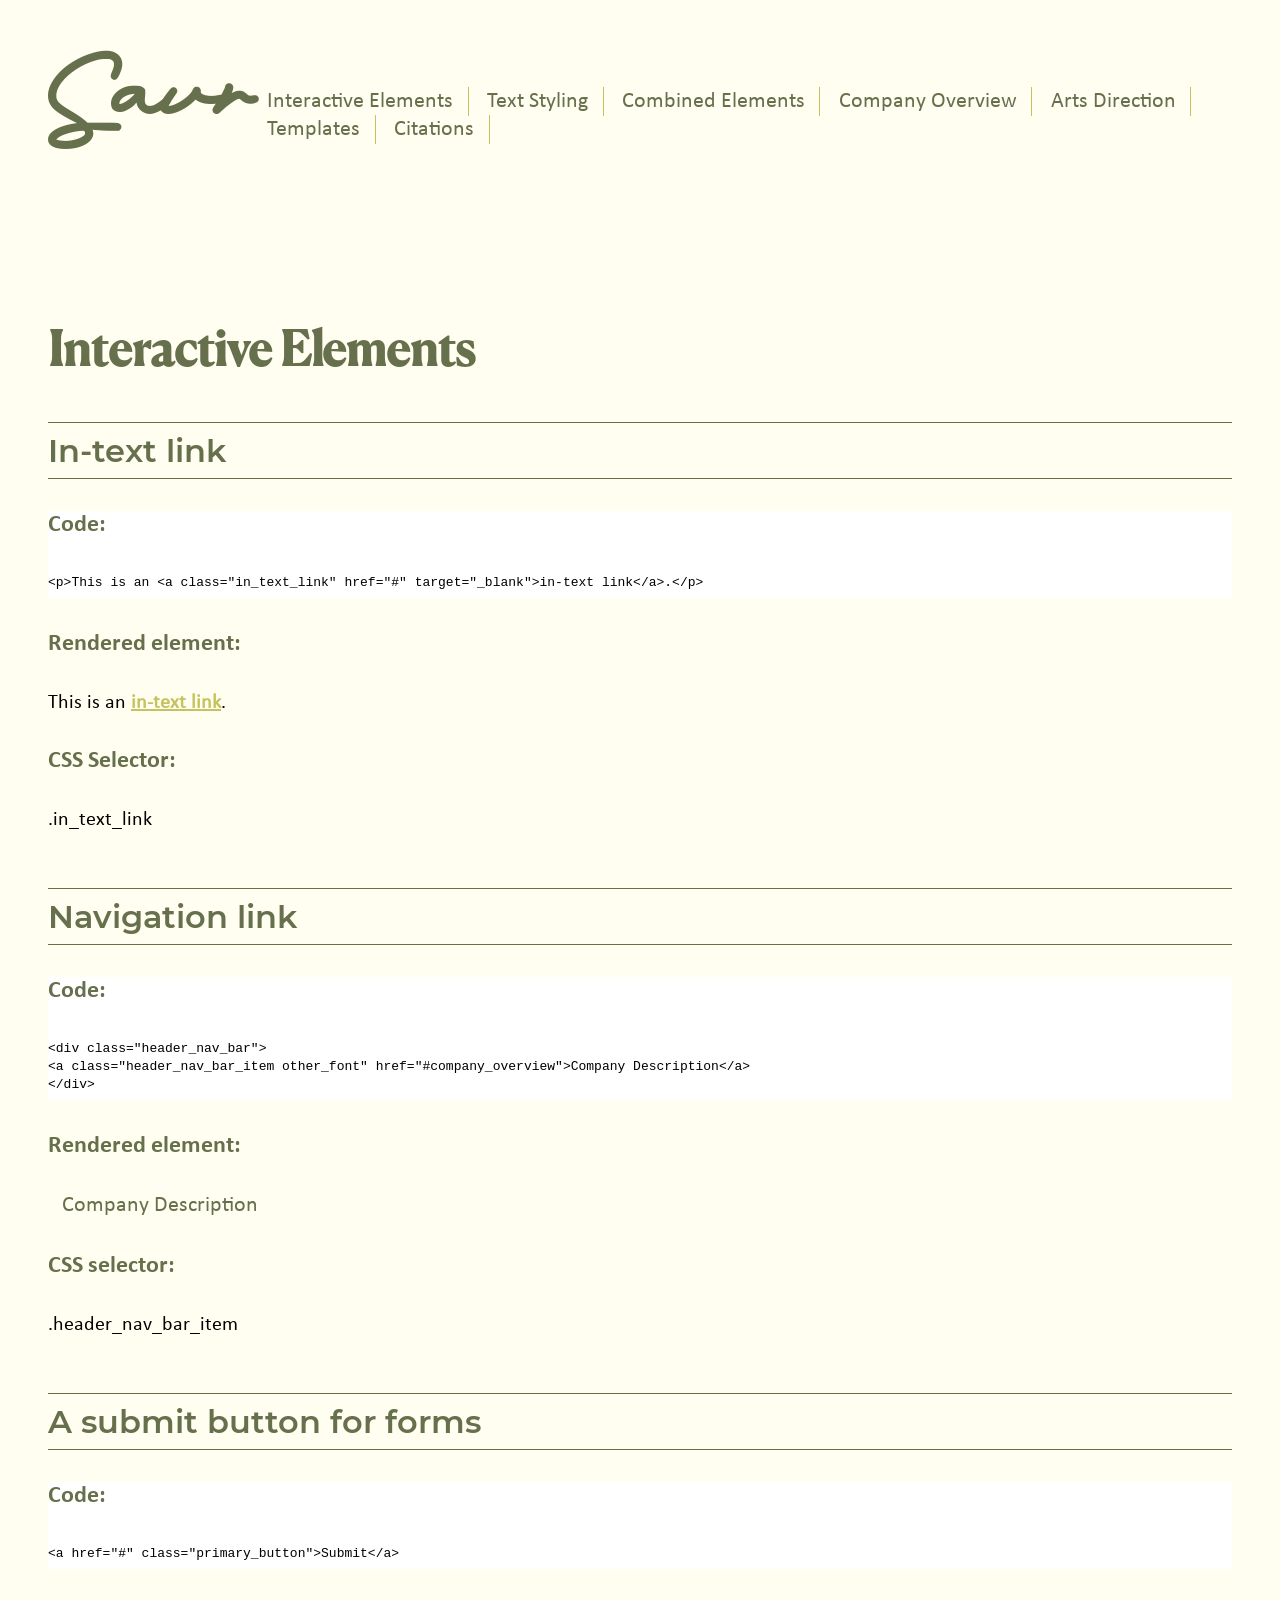
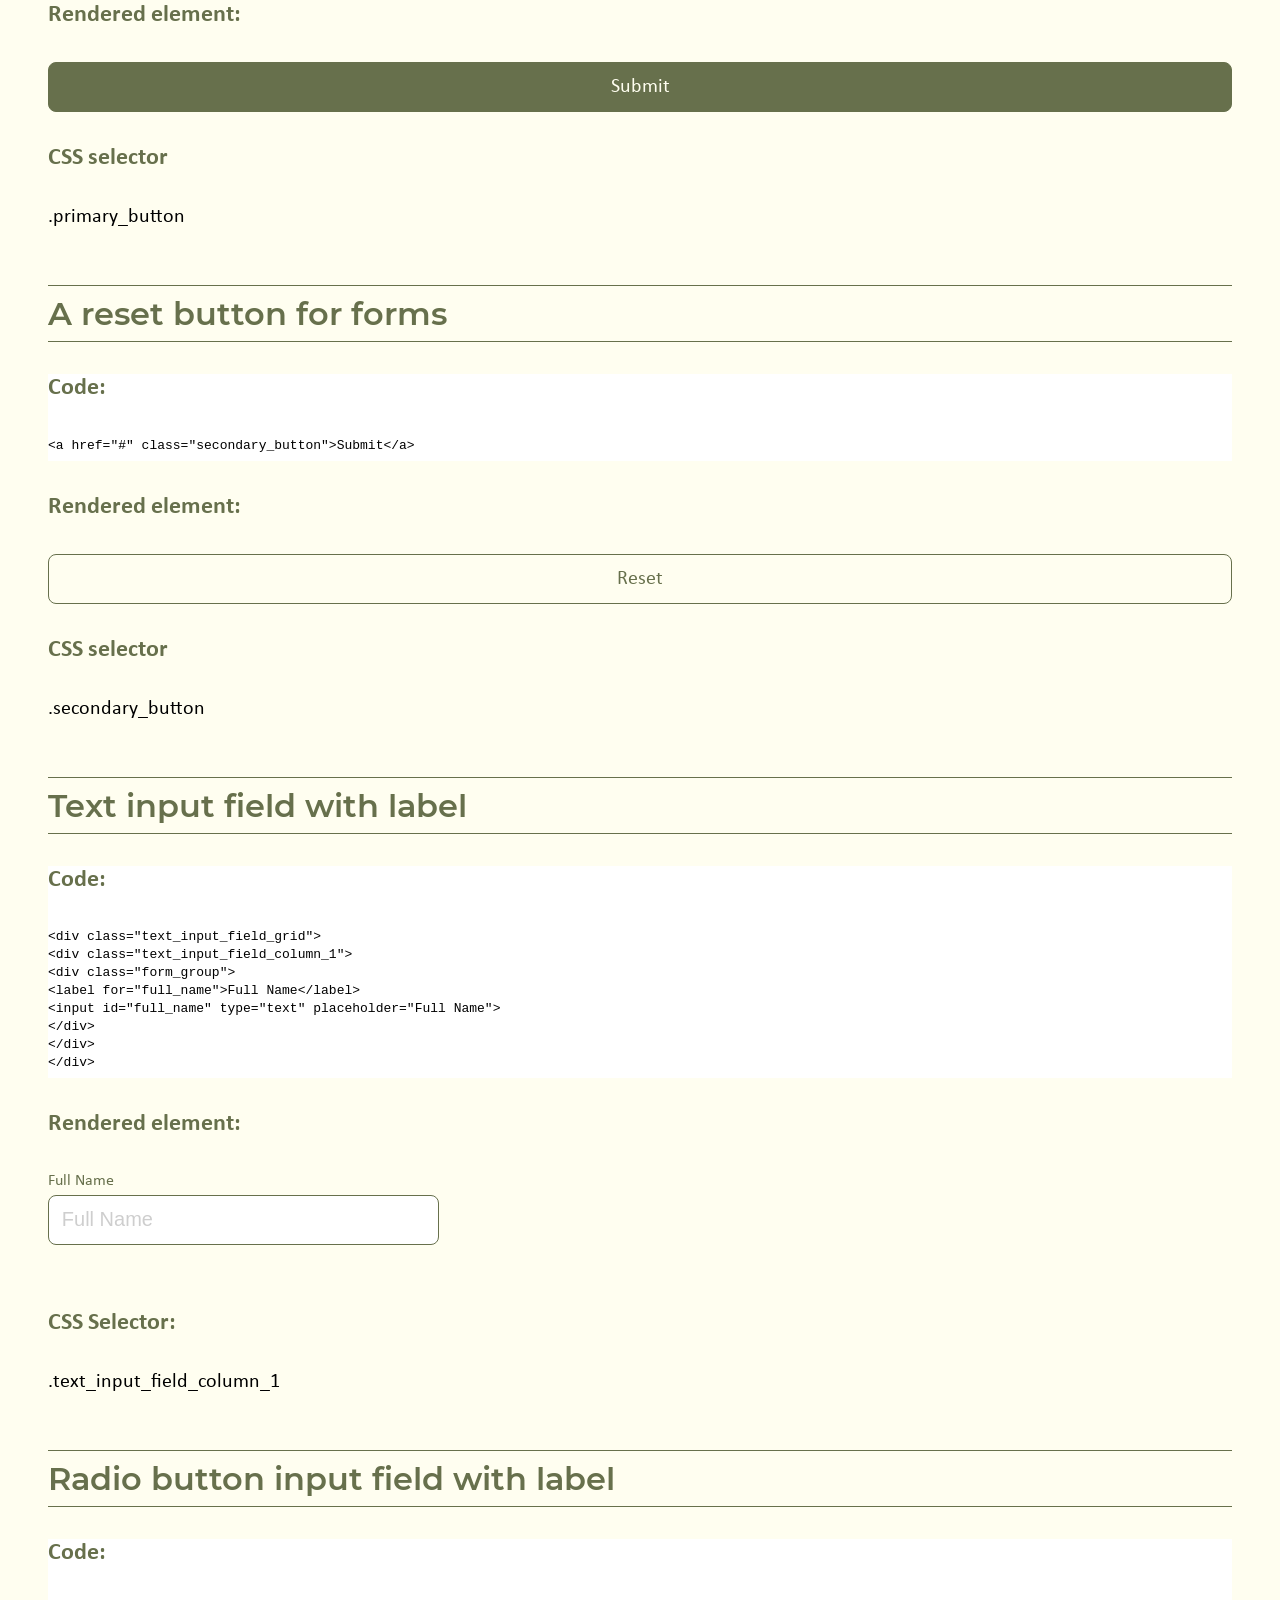
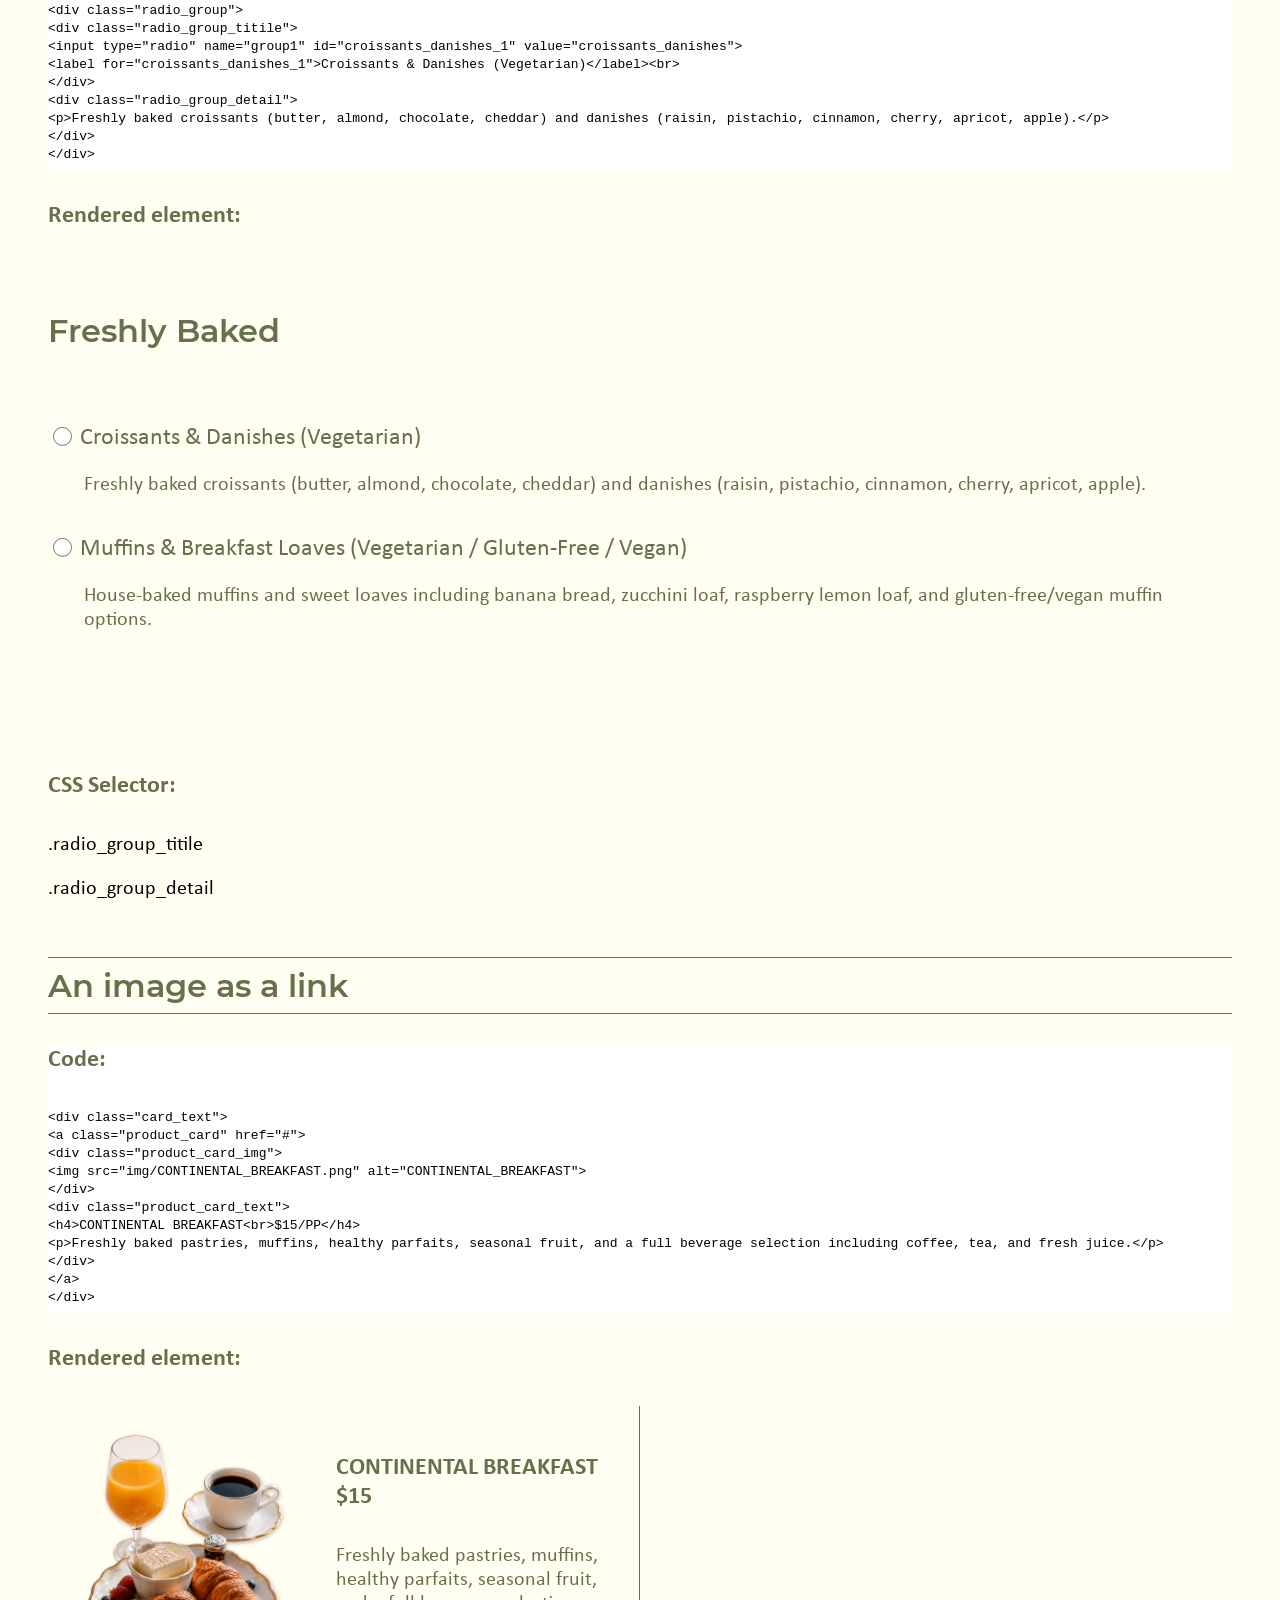
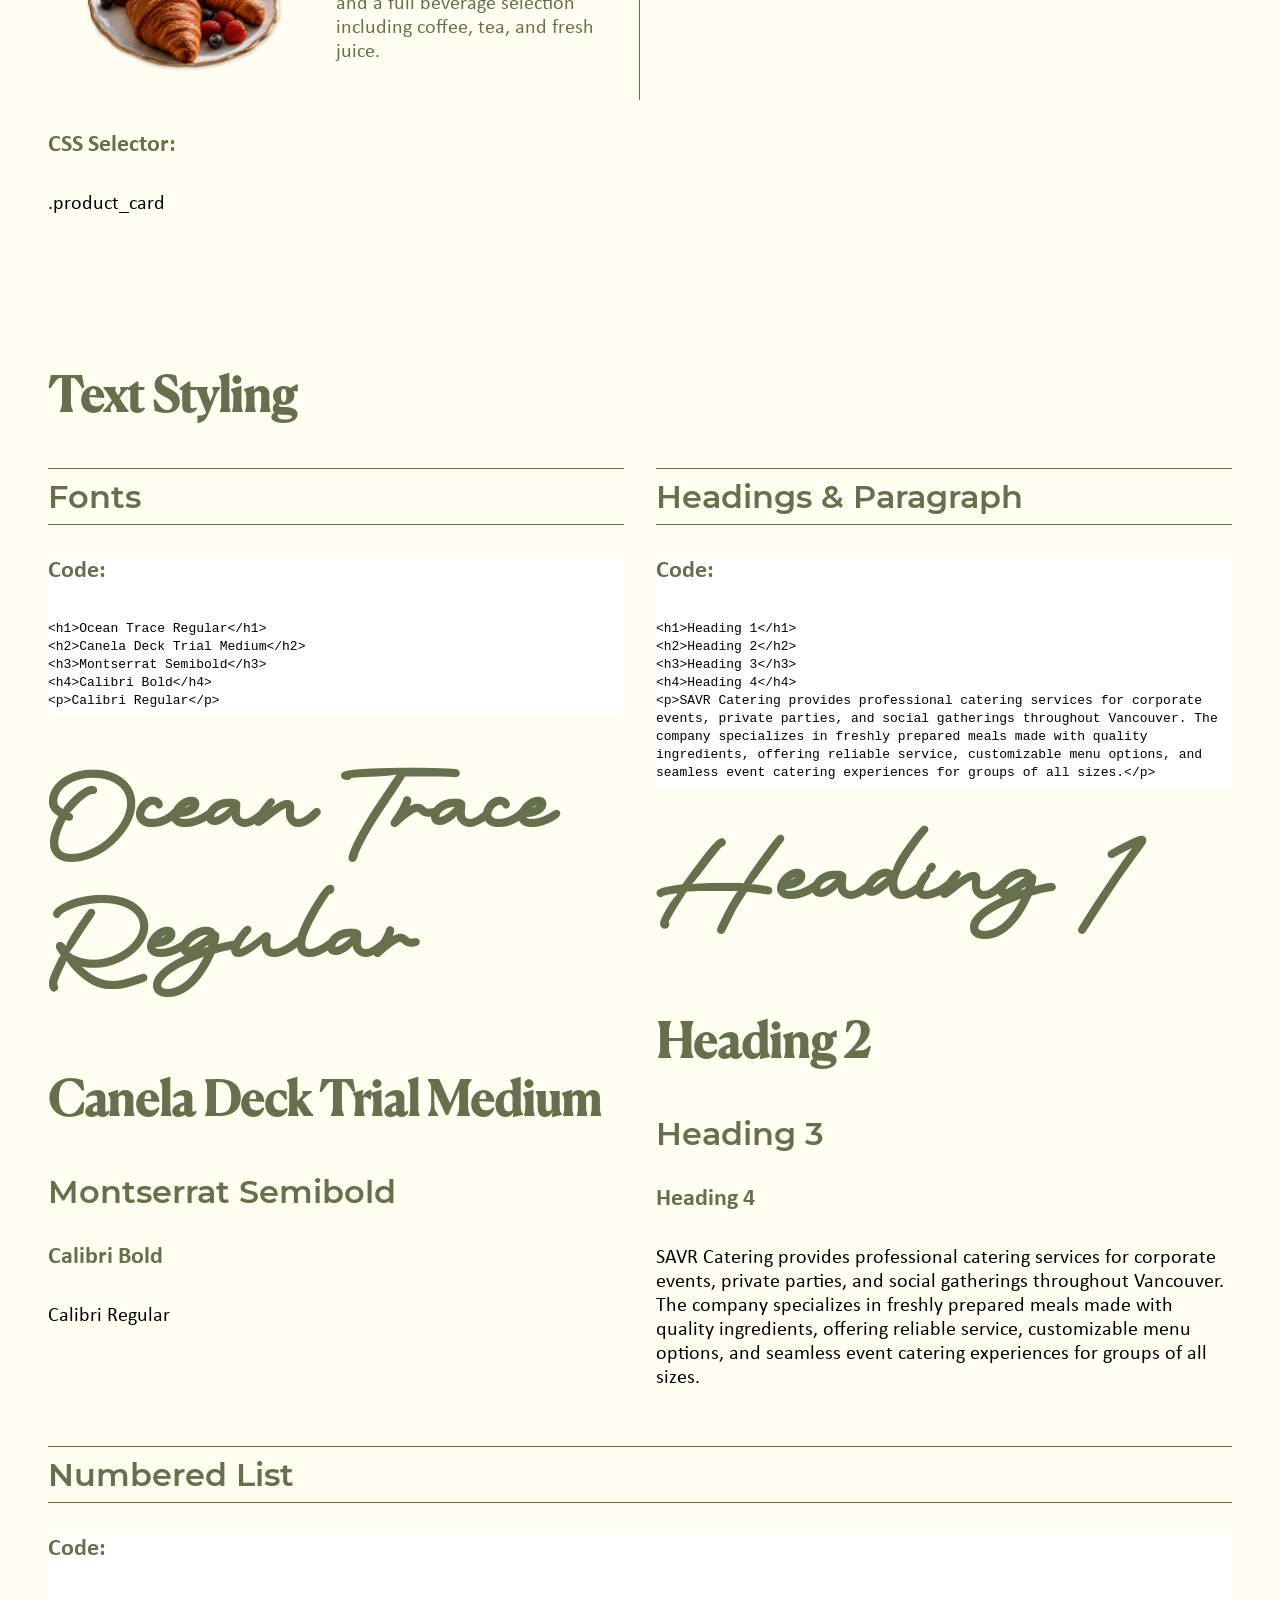
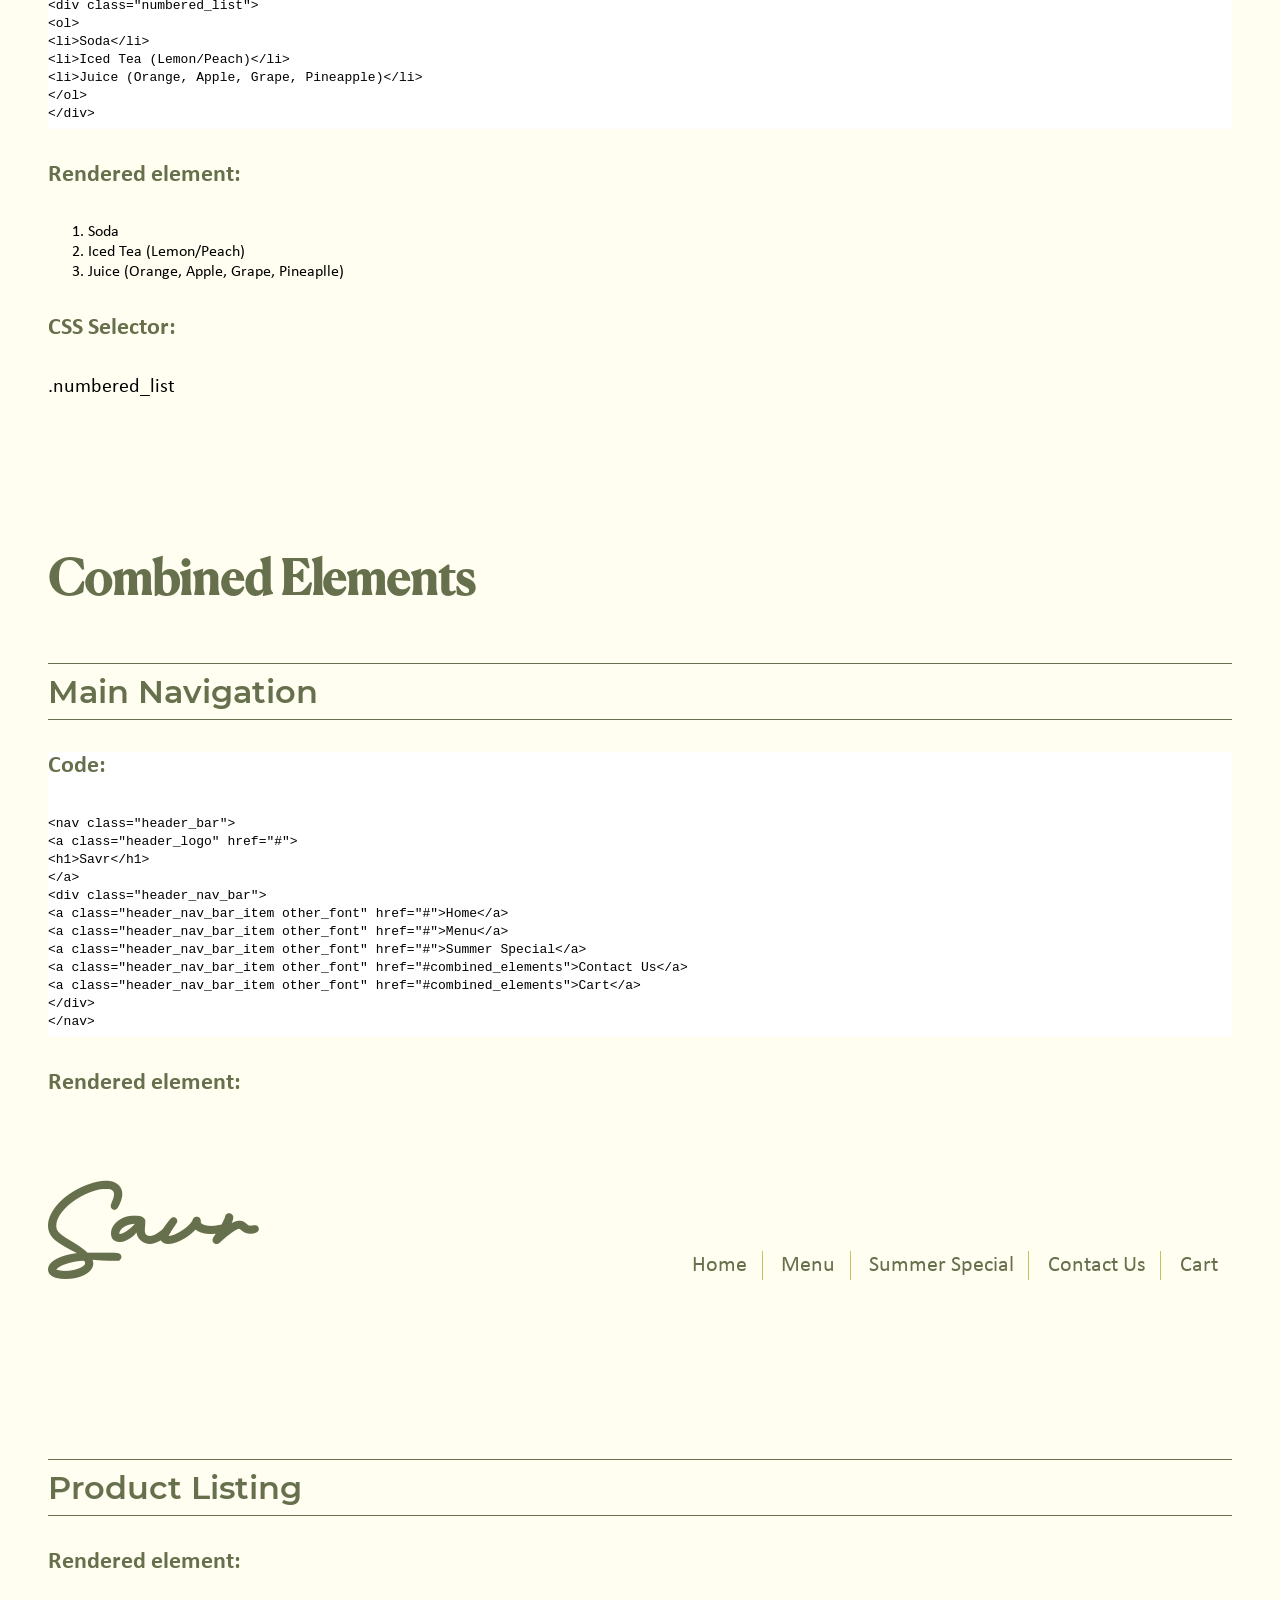
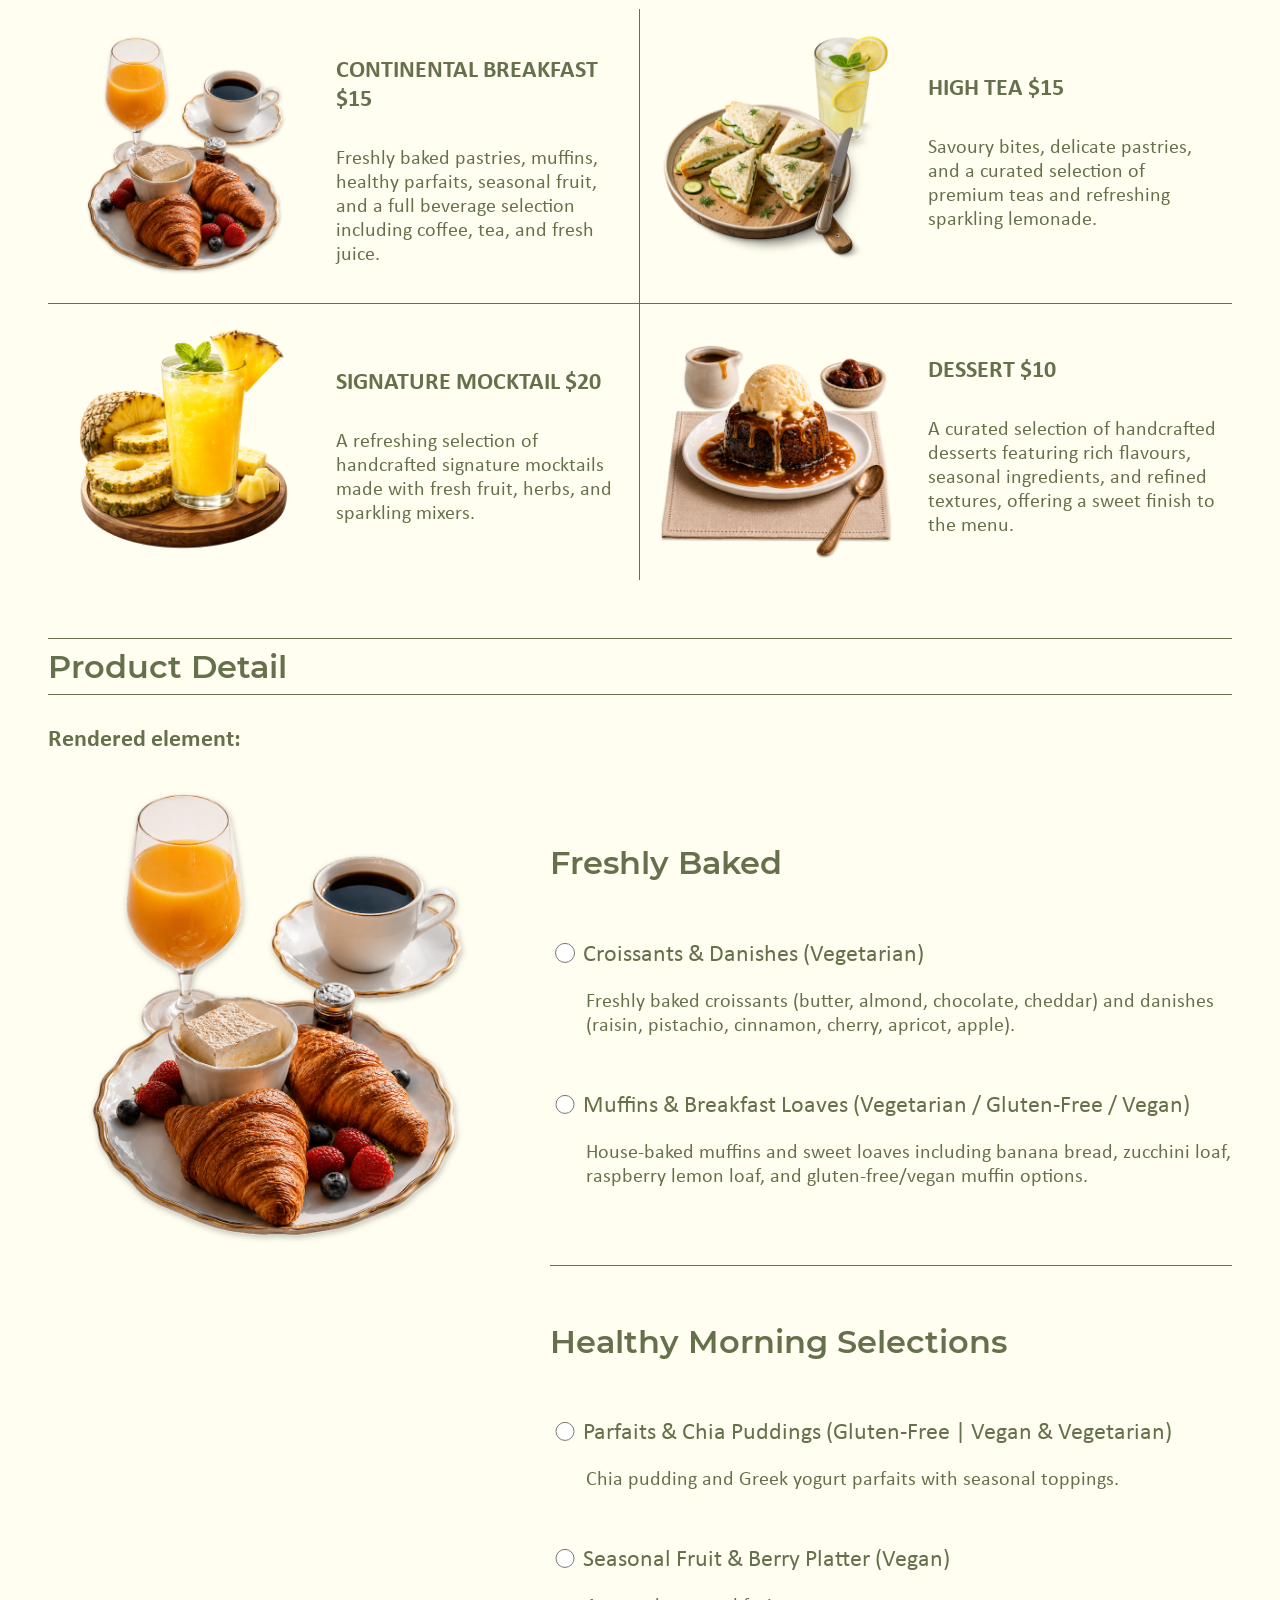
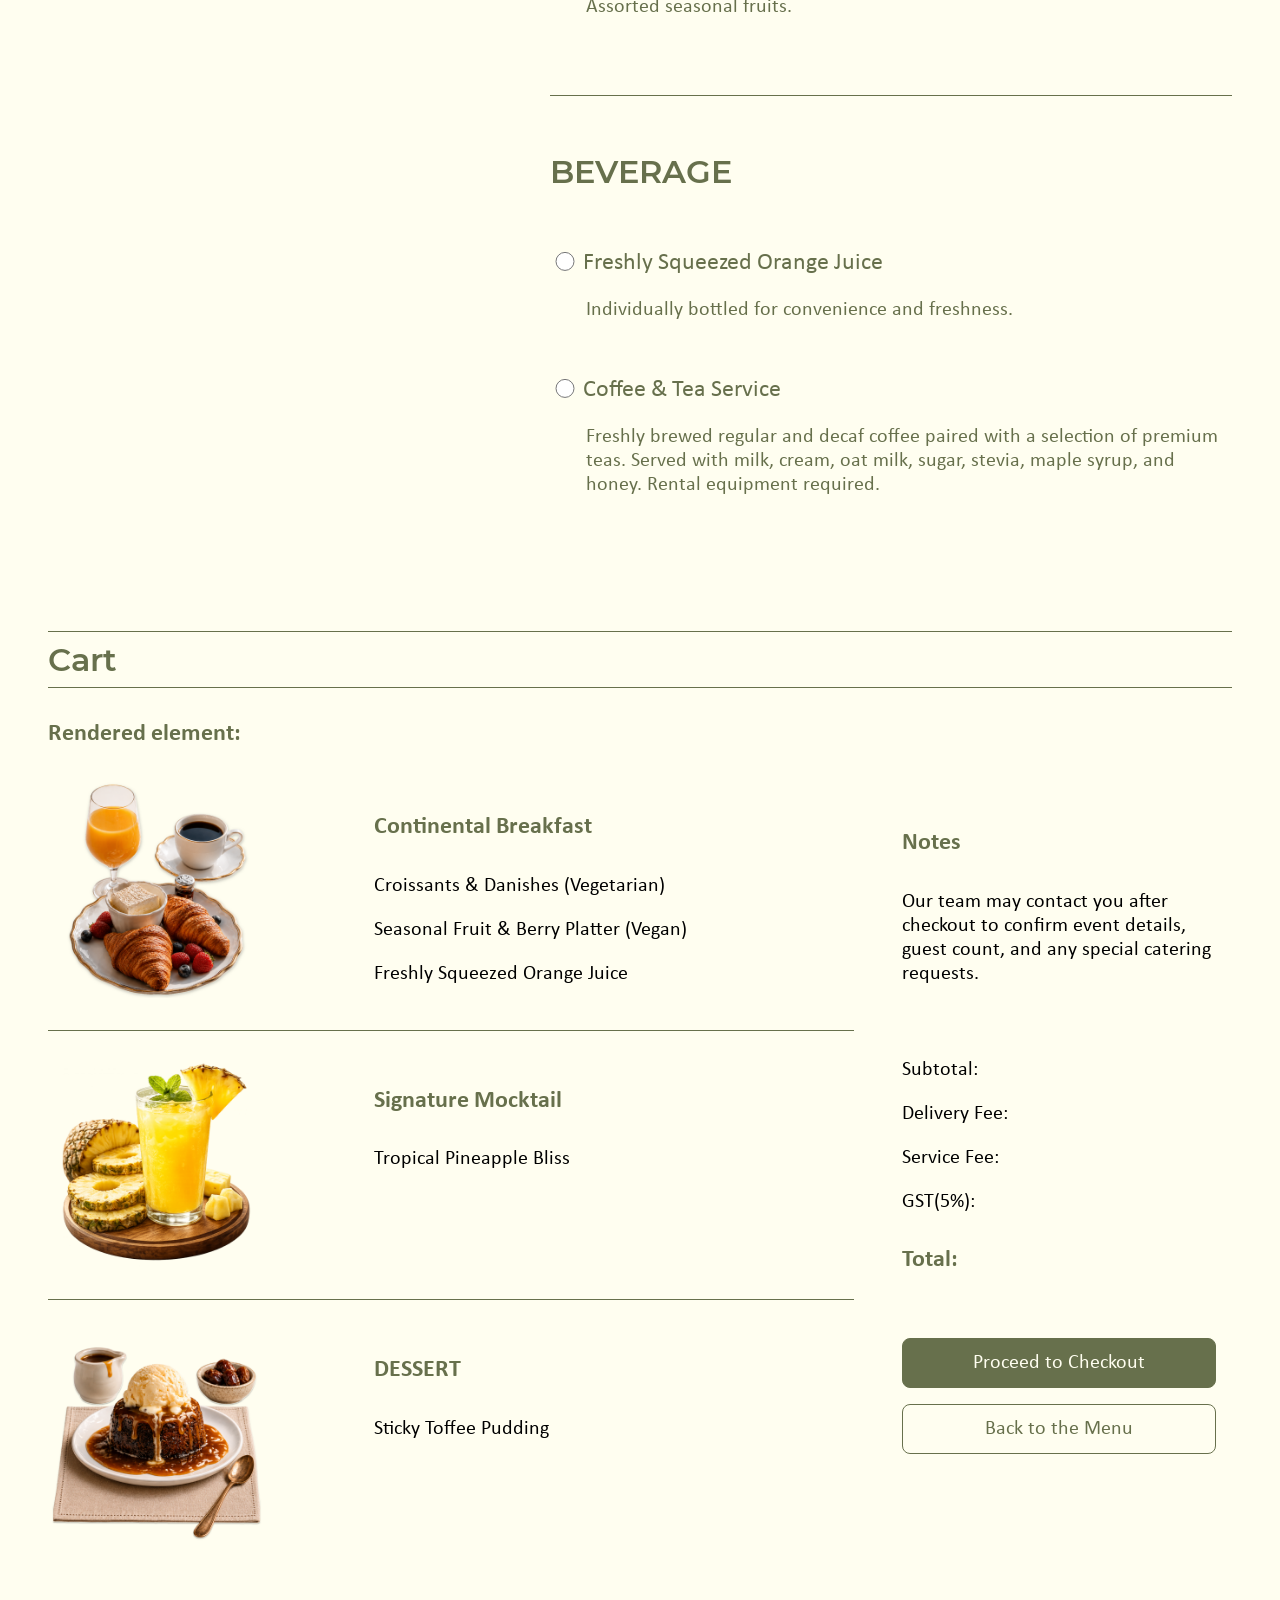
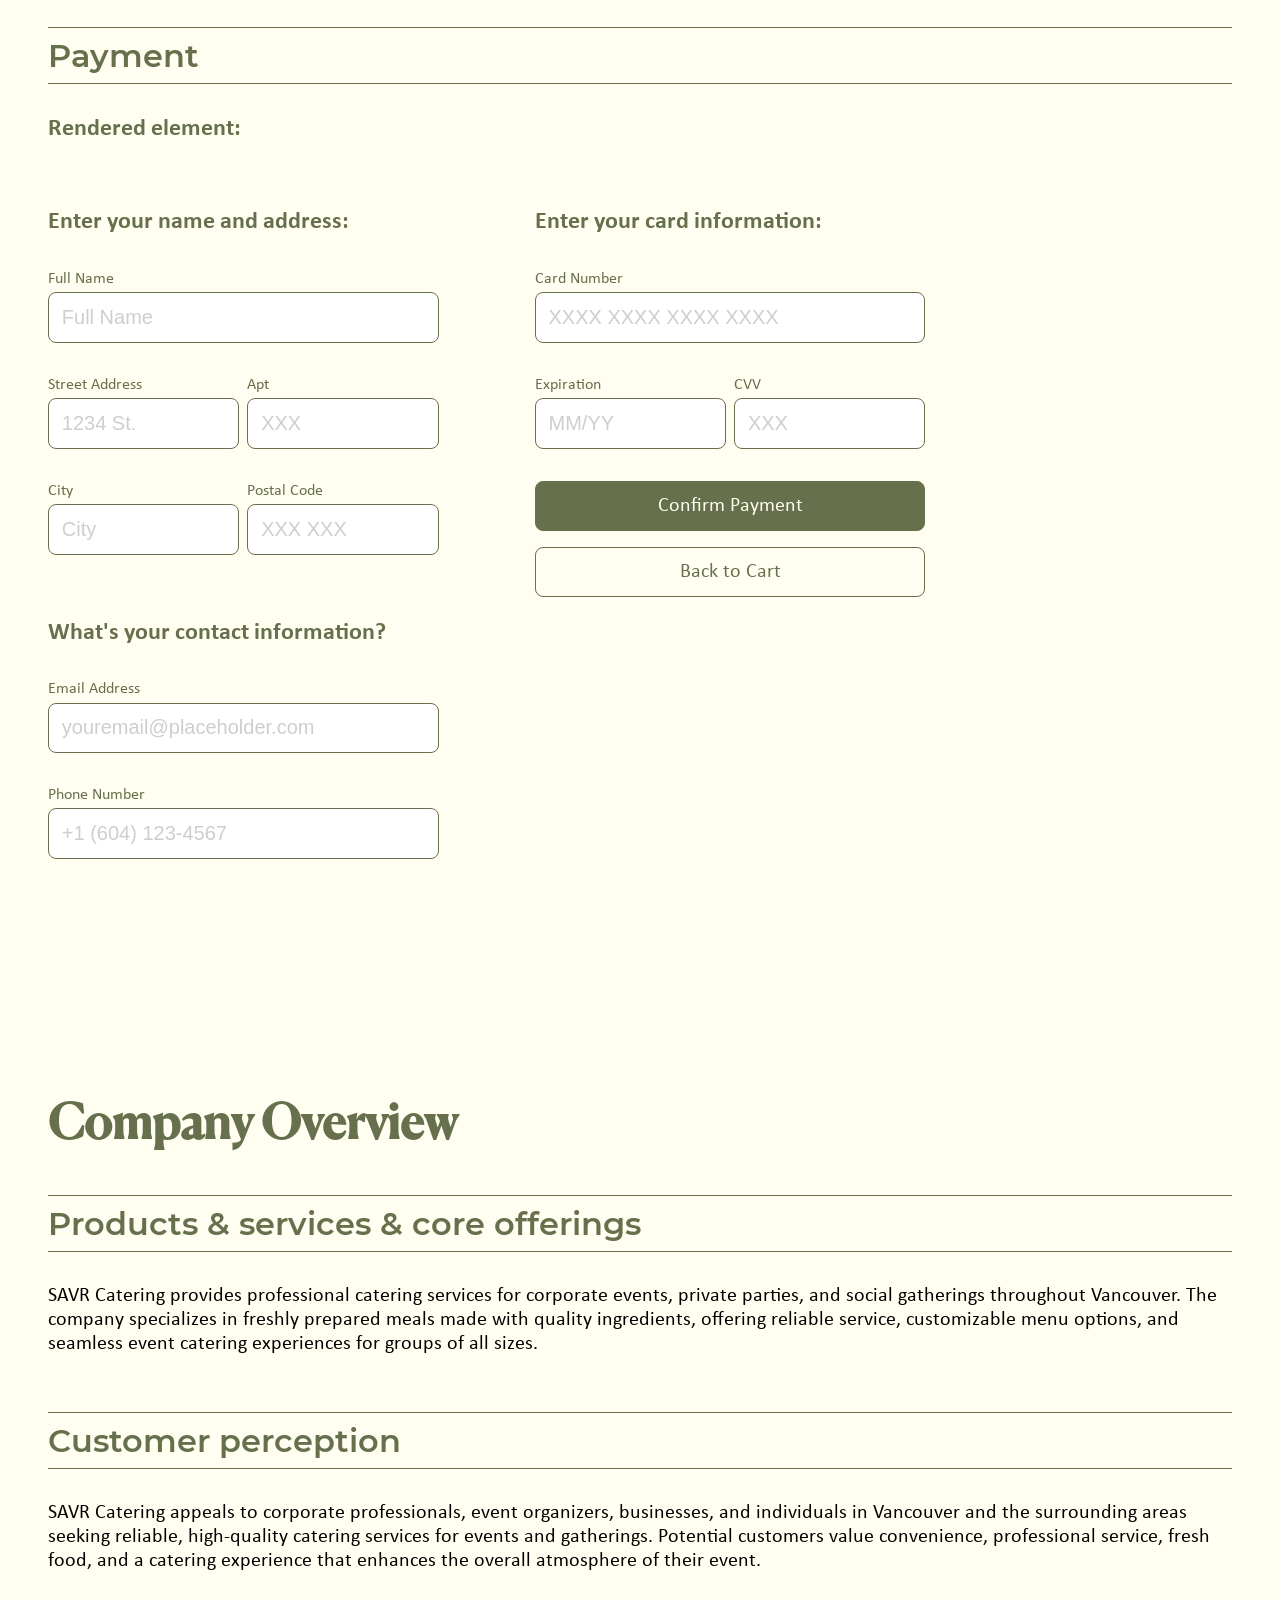
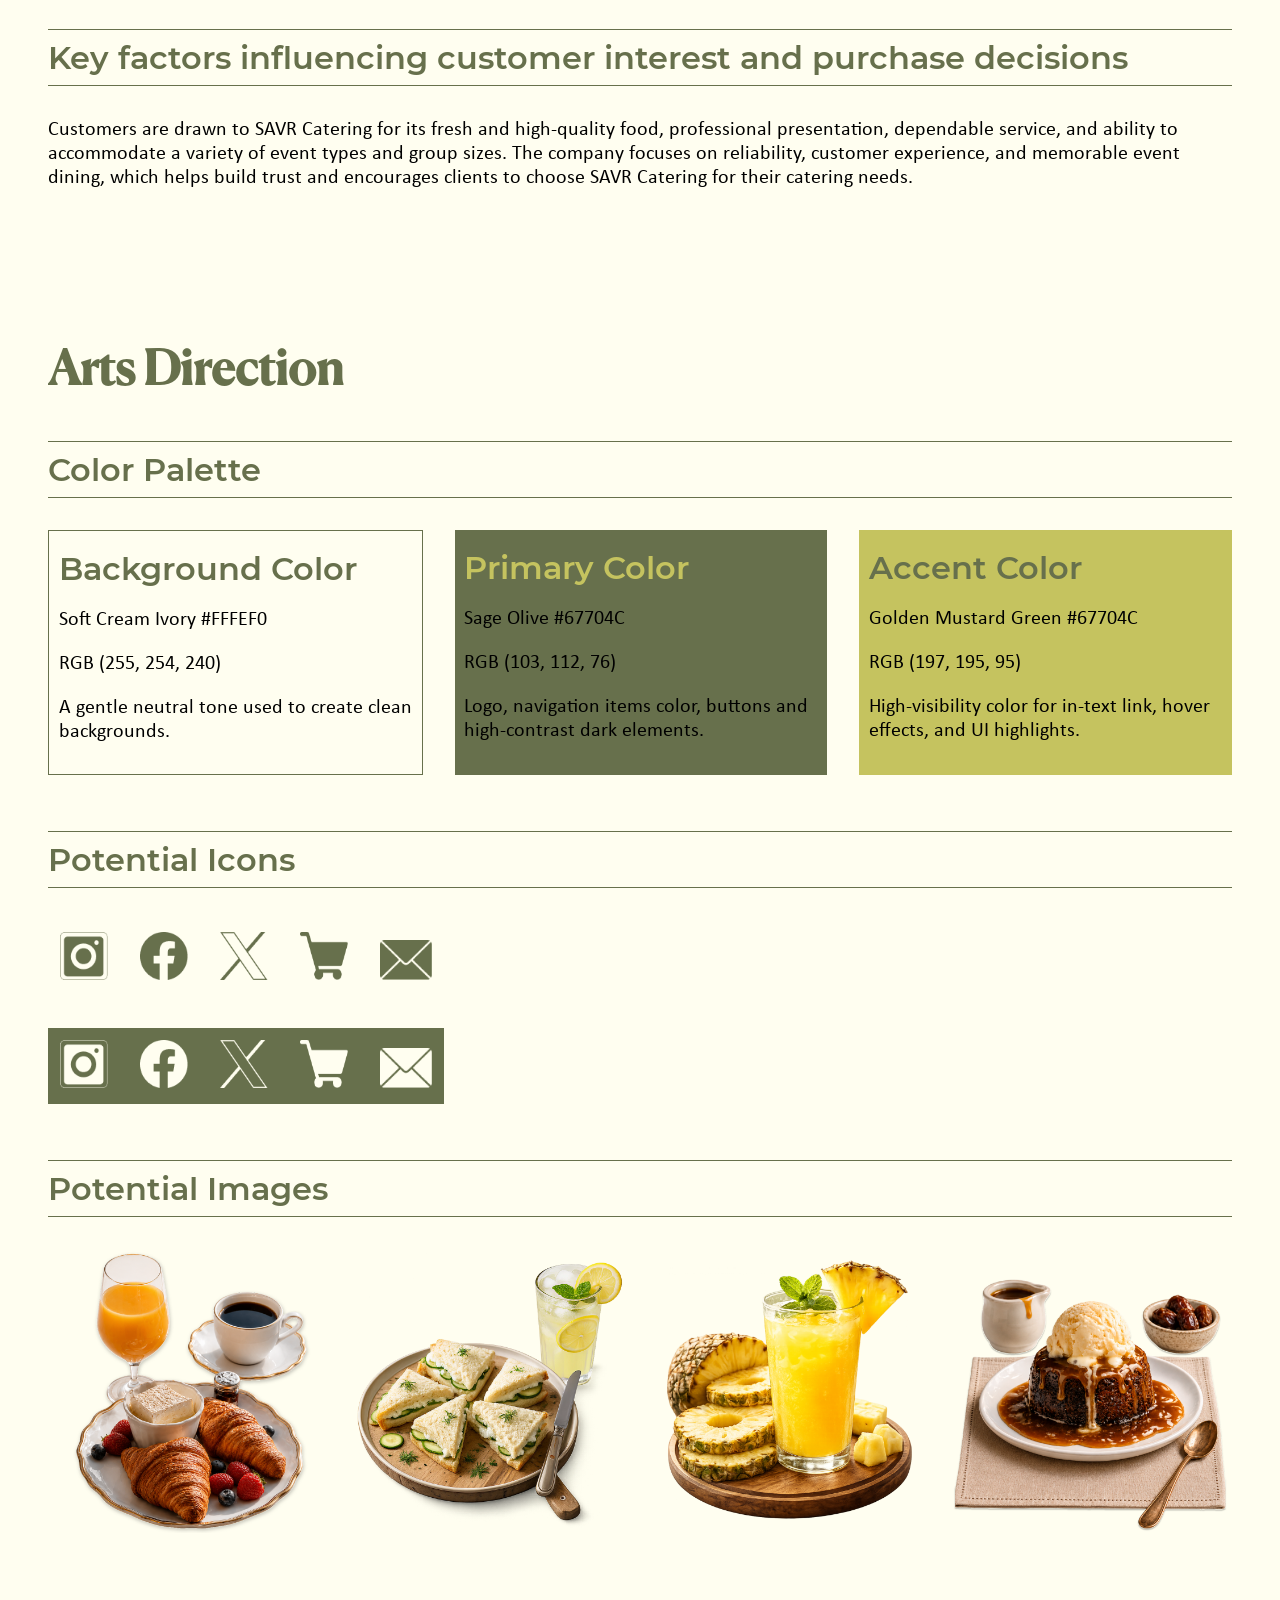
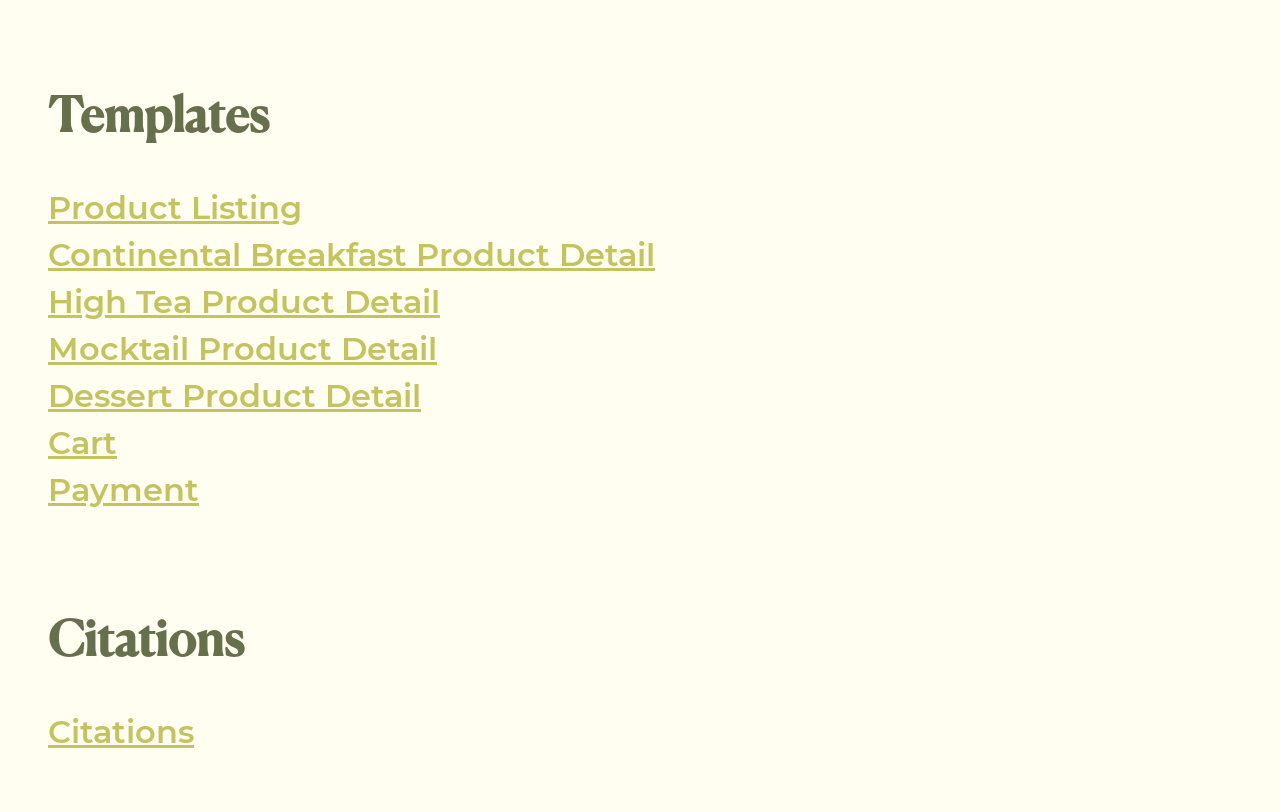
<file: index.html>
<!DOCTYPE html>
<html>

<head>
    <meta charset="utf-8">
    <meta name="viewport" content="width=device-width, initial-scale=1.0">

    <title>Savr Style Guide</title>

    <link href="css/main.css" rel="stylesheet">
    <link href="css/fonts.css" rel="stylesheet">
    <link href="css/layout.css" rel="stylesheet">

</head>

<body>

    <!-- Header -->

    <header>
        <nav class="header_bar">
            <a class="header_logo" href="#">
                <h1>Savr</h1>
            </a>

            <div class="header_nav_bar">
                <a class="header_nav_bar_item other_font" href="#interactive_elements">Interactive Elements</a>
                <a class="header_nav_bar_item other_font" href="#text_styling">Text Styling</a>
                <a class="header_nav_bar_item other_font" href="#combined_elements">Combined Elements</a>
                <a class="header_nav_bar_item other_font" href="#company_overview">Company Overview</a>
                <a class="header_nav_bar_item other_font" href="#arts_direction">Arts Direction</a>
                <a class="header_nav_bar_item other_font" href="#templates">Templates</a>
                <a class="header_nav_bar_item other_font" href="citations.html">Citations</a><br>
                
                
            </div>
        </nav>
    </header>


    <!-- interactive elements -->

    <section id="interactive_elements">
        <h2>Interactive Elements</h2>

        <!-- in-text link -->

        <div class="element">
            <h3>In-text link</h3>
        </div>

        <div class="element_detail">

            <div class="code">
                <h4>Code:</h4>

                <code>&lt;p&gt;This is an &lt;a class="in_text_link" href="#" target="_blank"&gt;in-text link&lt;/a&gt;.&lt;/p&gt;</code>

            </div>

            <h4>Rendered element:</h4>
            <p>This is an <a class="in_text_link" href="#" target="_blank"> in-text link</a>.</p>

            <h4>CSS Selector:</h4>
            <p>.in_text_link</p>
        </div>

        <!-- navigation link -->

        <div class="element">
            <h3>Navigation link</h3>
        </div>

        <div class="element_detail">

            <div class="code">
                <h4>Code:</h4>
                <code>&lt;div class="header_nav_bar"&gt;</code><br>
                <code>&lt;a class="header_nav_bar_item other_font" href="#company_overview"&gt;Company Description&lt;/a&gt;</code><br>
                <code>&lt;/div&gt;</code>
            </div>

            <h4>Rendered element:</h4>
            <div class="header_nav_bar">
                <a class="header_nav_bar_item other_font" href="#company_overview">Company Description</a>
            </div>

            <h4>CSS selector:</h4>
            <p>.header_nav_bar_item</p>
        </div>

        <!-- forms submit button -->

        <div class="element">
            <h3>A submit button for forms</h3>
        </div>

        <div class="element_detail">

            <div class="code">
                <h4>Code:</h4>
                <code>&lt;a href="#" class="primary_button"&gt;Submit&lt;/a&gt;</code>
            </div>

            <h4>Rendered element:</h4>
            <a href="#" class="primary_button other_font">Submit</a>

            <h4>CSS selector</h4>
            <p>.primary_button</p>
        </div>

        <!-- forms reset button -->

        <div class="element">
            <h3>A reset button for forms</h3>
        </div>

        <div class="element_detail">

            <div class="code">
                <h4>Code:</h4>
                <code>&lt;a href="#" class="secondary_button"&gt;Submit&lt;/a&gt;</code>
            </div>

            <h4>Rendered element:</h4>
            <a href="#" class="secondary_button other_font">Reset</a>

            <h4>CSS selector</h4>
            <p>.secondary_button</p>
        </div>

        <!-- text input field with label -->

        <div class="element">
            <h3>Text input field with label</h3>
        </div>

        <div class="element_detail">

            <div class="code">
                <h4>Code:</h4>
                <code>&lt;div class="text_input_field_grid"&gt;</code><br>
                <code>&lt;div class="text_input_field_column_1"&gt;</code><br>
                <code>&lt;div class="form_group"&gt;</code><br>
                <code>&lt;label for="full_name"&gt;Full Name&lt;/label&gt;</code><br>
                <code>&lt;input id="full_name" type="text" placeholder="Full Name"&gt;</code><br>
                <code>&lt;/div&gt;</code><br>

                <code>&lt;/div&gt;</code><br>

                <code>&lt;/div&gt;</code>
            </div>

            <h4>Rendered element:</h4>
            <div class="text_input_field_grid other_font">
                <div class="text_input_field_column_1">
                    <div class="form_group">
                        <label for="add_full_name">Full Name</label>
                        <input id="add_full_name" type="text" placeholder="Full Name">
                    </div>
                </div>
            </div>

            <h4>CSS Selector:</h4>
            <p>.text_input_field_column_1</p>
        </div>

        <!-- radio button with label and input field -->

        <div class="element">
            <h3>Radio button input field with label</h3>
        </div>

        <div class="element_detail">

            <div class="code">
                <h4>Code:</h4>
                <code>&lt;div class="radio_group"&gt;</code><br>

                <code>&lt;div class="radio_group_titile"&gt;</code><br>
                <code>&lt;input type="radio" name="group1" id="croissants_danishes_1" value="croissants_danishes"&gt;</code><br>
                <code>&lt;label for="croissants_danishes_1"&gt;Croissants &amp; Danishes (Vegetarian)&lt;/label&gt;&lt;br&gt;</code><br>
                <code>&lt;/div&gt;</code><br>

                <code>&lt;div class="radio_group_detail"&gt;</code><br>
                <code>&lt;p&gt;Freshly baked croissants (butter, almond, chocolate, cheddar) and danishes (raisin, pistachio, cinnamon, cherry, apricot, apple).&lt;/p&gt;</code><br>
                <code>&lt;/div&gt;</code><br>

                <code>&lt;/div&gt;</code>
            </div>

            <h4>Rendered element:</h4>
            <div class="product_info other_font">
                <h3>Freshly Baked</h3>
                <div class="product_options">
                    <div class="produc_options_detail">
                        <div class="radio_group">
                            <div class="radio_group_titile">
                                <input type="radio" name="group1" id="croissants_danishes_1"
                                    value="croissants_danishes">
                                <label for="croissants_danishes_1">Croissants & Danishes (Vegetarian)</label><br>
                            </div>
                            <div class="radio_group_detail">
                                <p>Freshly baked croissants (butter, almond, chocolate, cheddar) and danishes (raisin,
                                    pistachio, cinnamon, cherry, apricot, apple).</p>
                            </div>
                        </div>

                        <div class="radio_group">
                            <div class="radio_group_titile">
                                <input type="radio" name="group1" id="muffins_loaves_1" value="muffins_loaves">
                                <label for="muffins_loaves_1">Muffins & Breakfast Loaves (Vegetarian / Gluten-Free /
                                    Vegan)</label>
                            </div>
                            <div class="radio_group_detail">
                                <p>House-baked muffins and sweet loaves including banana bread, zucchini loaf, raspberry
                                    lemon loaf, and gluten-free/vegan muffin options.</p>
                            </div>
                        </div>
                    </div>
                </div>
            </div>

            <h4>CSS Selector:</h4>
            <p>.radio_group_titile</p>
            <p>.radio_group_detail</p>
        </div>

        <!-- image as a link -->

        <div class="element">
            <h3>An image as a link</h3>
        </div>

        <div class="element_detail">

            <div class="code">
                <h4>Code:</h4>
                <code>&lt;div class="card_text"&gt;</code><br>
                <code>&lt;a class="product_card" href="#"&gt;</code><br>
                <code>&lt;div class="product_card_img"&gt;</code><br>
                <code>&lt;img src="img/CONTINENTAL_BREAKFAST.png" alt="CONTINENTAL_BREAKFAST"&gt;</code><br>
                <code>&lt;/div&gt;</code><br>

                <code>&lt;div class="product_card_text"&gt;</code><br>
                <code>&lt;h4&gt;CONTINENTAL BREAKFAST&lt;br&gt;$15/PP&lt;/h4&gt;</code><br>
                <code>&lt;p&gt;Freshly baked pastries, muffins, healthy parfaits, seasonal fruit, and a full beverage selection including coffee, tea, and fresh juice.&lt;/p&gt;</code><br>
                <code>&lt;/div&gt;</code><br>

                <code>&lt;/a&gt;</code><br>
                <code>&lt;/div&gt;</code>
            </div>

            <h4>Rendered element:</h4>

            <div class="product_list_grid">
                <!--product detail page -->
                <div class="card_text">
                    <a class="product_card" href="#">
                        <div class="product_card_img">
                            <img src="img/CONTINENTAL_BREAKFAST.png" alt="CONTINENTAL BREAKFAST">
                        </div>

                        <div class="product_card_text">
                            <h4>CONTINENTAL BREAKFAST $15</h4>
                            <p>Freshly baked pastries, muffins, healthy parfaits, seasonal fruit, and a full beverage
                                selection
                                including coffee, tea, and fresh juice.</p>
                        </div>
                    </a>
                </div>
            </div>

            <h4>CSS Selector:</h4>
            <p>.product_card</p>
            </div>

    </section>

    <!-- Text Styling -->

    <section id="text_styling">

        <h2>Text Styling</h2>

        <!-- text element -->

        <div class="text_element_grid">
            <div class="font_type">
                <div class="element">
                    <h3>Fonts</h3>
                </div>
                <div class="element_detail">

                    <div class="code">
                        <h4>Code:</h4>
                        <code>&lt;h1&gt;Ocean Trace Regular&lt;/h1&gt;</code><br>
                        <code>&lt;h2&gt;Canela Deck Trial Medium&lt;/h2&gt;</code><br>
                        <code>&lt;h3&gt;Montserrat Semibold&lt;/h3&gt;</code><br>
                        <code>&lt;h4&gt;Calibri Bold&lt;/h4&gt;</code><br>
                        <code>&lt;p&gt;Calibri Regular&lt;/p&gt;</code>
                    </div>

                    <h1>Ocean Trace Regular</h1>
                    <h2>Canela Deck Trial Medium</h2>
                    <h3>Montserrat Semibold</h3>
                    <h4>Calibri Bold</h4>
                    <p>Calibri Regular</p>
                </div>
            </div>

            <div class="heading_type">
                <div class="element">
                    <h3>Headings & Paragraph</h3>
                </div>

                <div class="element_detail">

                    <div class="code">
                        <h4>Code:</h4>
                        <code>&lt;h1&gt;Heading 1&lt;/h1&gt;</code><br>

                        <code>&lt;h2&gt;Heading 2&lt;/h2&gt;</code><br>

                        <code>&lt;h3&gt;Heading 3&lt;/h3&gt;</code><br>

                        <code>&lt;h4&gt;Heading 4&lt;/h4&gt;</code><br>

                        <code>&lt;p&gt;SAVR Catering provides professional catering services for corporate events, private parties, and social gatherings throughout
                            Vancouver. The company specializes in freshly prepared meals made with quality ingredients, offering reliable service, customizable menu
                            options, and seamless event catering experiences for groups of all sizes.&lt;/p&gt;</code>
                    </div>

                    <h1>Heading 1</h1>
                    <h2>Heading 2</h2>
                    <h3>Heading 3</h3>
                    <h4>Heading 4</h4>
                    <p>SAVR Catering provides professional catering services for corporate events, private parties, and
                        social gatherings throughout Vancouver. The
                        company specializes in freshly prepared meals made with quality ingredients, offering reliable
                        service, customizable menu options, and seamless
                        event catering experiences for groups of all sizes.</p>
                </div>
            </div>

        </div>

        <!-- Numbered List -->

        <div class="element">
            <h3>Numbered List</h3>
        </div>

        <div class="element_detail">

            <div class="code">
                <h4>Code:</h4>
                <code>&lt;div class="numbered_list"&gt;</code><br>

                <code>&lt;ol&gt;</code><br>
                <code>&lt;li&gt;Soda&lt;/li&gt;</code><br>
                <code>&lt;li&gt;Iced Tea (Lemon/Peach)&lt;/li&gt;</code><br>
                <code>&lt;li&gt;Juice (Orange, Apple, Grape, Pineapple)&lt;/li&gt;</code><br>
                <code>&lt;/ol&gt;</code><br>

                <code>&lt;/div&gt;</code>
            </div>

            <h4>Rendered element:</h4>

            <div class="numbered_list other_font">
                <ol>
                    <li>Soda</li>
                    <li>Iced Tea (Lemon/Peach)</li>
                    <li>Juice (Orange, Apple, Grape, Pineaplle)</li>
                </ol>
            </div>

            <h4>CSS Selector:</h4>
            <p>.numbered_list</p>
            </div>

    </section>

    <!-- Combined Elements -->

    <section id="combined_elements">
        <h2>Combined Elements</h2>

        <!-- Main Navigation -->

        <section id="main_navigation">
            <div class="element">
                <h3>Main Navigation</h3>
            </div>

            <div class="code">
                <h4>Code:</h4>
                <code>&lt;nav class="header_bar"&gt;</code><br>

                <code>&lt;a class="header_logo" href="#"&gt;</code><br>
                <code>&lt;h1&gt;Savr&lt;/h1&gt;</code><br>
                <code>&lt;/a&gt;</code><br>

                <code>&lt;div class="header_nav_bar"&gt;</code><br>
                <code>&lt;a class="header_nav_bar_item other_font" href="#"&gt;Home&lt;/a&gt;</code><br>
                <code>&lt;a class="header_nav_bar_item other_font" href="#"&gt;Menu&lt;/a&gt;</code><br>
                <code>&lt;a class="header_nav_bar_item other_font" href="#"&gt;Summer Special&lt;/a&gt;</code><br>
                <code>&lt;a class="header_nav_bar_item other_font" href="#combined_elements"&gt;Contact Us&lt;/a&gt;</code><br>
                <code>&lt;a class="header_nav_bar_item other_font" href="#combined_elements"&gt;Cart&lt;/a&gt;</code><br>
                <code>&lt;/div&gt;</code><br>

                <code>&lt;/nav&gt;</code>
            </div>

            <h4>Rendered element:</h4>

            <nav class="header_bar">
                <a class="header_logo" href="#">
                    <h1>Savr</h1>
                </a>

                <div class="header_nav_bar">
                    <a class="header_nav_bar_item other_font" href="#">Home</a>
                    <a class="header_nav_bar_item other_font" href="#">Menu</a>
                    <a class="header_nav_bar_item other_font" href="#">Summer Special</a>
                    <a class="header_nav_bar_item other_font" href="#combined_elements">Contact Us</a>
                    <a class="header_nav_bar_item other_font" href="#combined_elements">Cart</a>
                </div>
            </nav>
        </section>

        <!-- Product Listing -->

        <section id="product_listing">

            <div class="element">
                <h3>Product Listing</h3>
            </div>

            <h4>Rendered element:</h4>

            <div class="product_list_grid">

                <div class="card_text">
                    <a class="product_card" href="#">
                        <div class="product_card_img">
                            <img src="img/CONTINENTAL_BREAKFAST.png" alt="CONTINENTAL BREAKFAST">
                        </div>

                        <div class="product_card_text">
                            <h4>CONTINENTAL BREAKFAST $15</h4>
                            <p>Freshly baked pastries, muffins, healthy parfaits, seasonal fruit, and a full beverage
                                selection
                                including coffee, tea, and fresh juice.</p>
                        </div>
                    </a>
                </div>

                <div class="card_text">
                    <a class="product_card" href="#">
                        <div class="product_card_img">
                            <img src="img/HIGH_TEA.png" alt="HIGH TEA">
                        </div>

                        <div class="product_card_text">
                            <h4>HIGH TEA $15</h4>
                            <p>Savoury bites, delicate pastries, and a curated selection of premium teas and refreshing
                                sparkling lemonade.</p>
                        </div>
                    </a>
                </div>

                <div class="card_text">
                    <a class="product_card" href="#">
                        <div class="product_card_img">
                            <img src="img/SIGNATURE_MOCKTAIL.png" alt="SIGNATURE MOCKTAIL">
                        </div>

                        <div class="product_card_text">
                            <h4>SIGNATURE MOCKTAIL $20</h4>
                            <p>A refreshing selection of handcrafted signature mocktails made with fresh fruit, herbs,
                                and sparkling mixers.</p>
                        </div>
                    </a>
                </div>

                <div class="card_text">
                    <a class="product_card" href="#">
                        <div class="product_card_img">
                            <img src="img/DESSERT.png" alt="DESSERT">
                        </div>

                        <div class="product_card_text">
                            <h4>DESSERT $10</h4>
                            <p>A curated selection of handcrafted desserts featuring rich flavours, seasonal
                                ingredients, and refined textures, offering
                                a sweet finish to the menu.</p>
                        </div>
                    </a>
                </div>
            </div>
        </section>

        <!-- Product Detail -->

        <section id="product_detail">
            <div class="element">
                <h3>Product Detail</h3>
            </div>


            <h4>Rendered element:</h4>

            <div class="product_detail_grid">
                <div class="product_detail_image">
                    <img src="img/CONTINENTAL_BREAKFAST.png" alt="CONTINENTAL BREAKFAST">
                </div>

                <div class="product_info">
                    <h3>Freshly Baked</h3>
                    <div class="product_options other_font">

                        <div class="radio_group">
                            <div class="radio_group_titile">
                                <input type="radio" name="group1" id="croissants_danishes" value="croissants_danishes">
                                <label for="croissants_danishes">Croissants & Danishes (Vegetarian)</label><br>
                            </div>
                            <div class="radio_group_detail">
                                <p>Freshly baked croissants (butter, almond, chocolate, cheddar) and danishes (raisin,
                                    pistachio, cinnamon, cherry, apricot, apple).</p>
                            </div>
                        </div>

                        <div class="radio_group">
                            <div class="radio_group_titile">
                                <input type="radio" name="group1" id="muffins_loaves" value="muffins_loaves">
                                <label for="muffins_loaves">Muffins & Breakfast Loaves (Vegetarian / Gluten-Free /
                                    Vegan)</label>
                            </div>
                            <div class="radio_group_detail">
                                <p>House-baked muffins and sweet loaves including banana bread, zucchini loaf, raspberry
                                    lemon loaf, and gluten-free/vegan muffin options.</p>
                            </div>
                        </div>
                    </div>

                    <h3>Healthy Morning Selections</h3>

                    <div class="product_options other_font">

                        <div class="radio_group">
                            <div class="radio_group_titile">
                                <input type="radio" name="group2" id="pudding" value="pudding">
                                <label for="pudding">Parfaits & Chia Puddings (Gluten-Free | Vegan &
                                    Vegetarian)</label><br>
                            </div>
                            <div class="radio_group_detail">
                                <p>Chia pudding and Greek yogurt parfaits with seasonal toppings.</p>
                            </div>
                        </div>

                        <div class="radio_group">
                            <div class="radio_group_titile">
                                <input type="radio" name="group2" id="berry" value="berry">
                                <label for="berry">Seasonal Fruit & Berry Platter (Vegan)</label>
                            </div>
                            <div class="radio_group_detail">
                                <p>Assorted seasonal fruits.</p>
                            </div>
                        </div>
                    </div>



                    <h3>BEVERAGE</h3>

                    <div class="product_options other_font">

                        <div class="radio_group">
                            <div class="radio_group_titile">
                                <input type="radio" name="group3" id="juice" value="juice">
                                <label for="juice">Freshly Squeezed Orange Juice</label><br>
                            </div>
                            <div class="radio_group_detail">
                                <p> Individually bottled for convenience and freshness.</p>
                            </div>
                        </div>

                        <div class="radio_group">
                            <div class="radio_group_titile">
                                <input type="radio" name="group3" id="coffee" value="coffee">
                                <label for="coffee">Coffee & Tea Service</label>
                            </div>
                            <div class="radio_group_detail">
                                <p>Freshly brewed regular and decaf coffee paired with a selection of premium teas.
                                    Served with milk, cream, oat milk, sugar, stevia, maple syrup,
                                    and honey. Rental equipment required.</p>
                            </div>
                        </div>
                    </div>

                </div>

            </div>

        </section>

        <!-- Cart -->

        <section id="cart">

            <div class="element">
                <h3>Cart</h3>
            </div>

            <h4>Rendered element:</h4>

            <!-- Overall layout of the page -->
            <div class="cart_grid">

                <!-- the left side of the page -->
                <div class="cart_column_1">

                    <!-- the first item in the cart -->
                    <div class="individual_item_grid">

                        <div class="individual_item_img">
                            <img src="img/CONTINENTAL_BREAKFAST.png" alt="CONTINENTAL BREAKFAST">
                        </div>

                        <div class="individual_item_detail">
                            <h4><a href="#" target="_blank">Continental Breakfast</a></h4>
                            <!-- link to the coresponding product detail page -->
                            <p>Croissants & Danishes (Vegetarian)</p>
                            <p>Seasonal Fruit & Berry Platter (Vegan)</p>
                            <p>Freshly Squeezed Orange Juice</p>
                        </div>

                        <!-- Add quantity selector -->
                        <div class="quantity_selector">

                        </div>
                    </div>

                    <!-- the second item in the cart -->
                    <div class="individual_item_grid">

                        <div class="individual_item_img">
                            <img src="img/SIGNATURE_MOCKTAIL.png" alt="SIGNATURE MOCKTAIL">
                        </div>

                        <div class="individual_item_detail">
                            <h4><a href="#" target="_blank">Signature Mocktail</a></h4>
                            <!-- link to the coresponding product detail page -->
                            <p>Tropical Pineapple Bliss</p>
                        </div>

                        <!-- Add quantity selector -->
                        <div class="quantity_selector">

                        </div>
                    </div>

                    <div class="individual_item_grid">

                        <div class="individual_item_img">
                            <img src="img/DESSERT.png" alt="DESSERT">
                        </div>

                        <div class="individual_item_detail">
                            <h4><a href="#" target="_blank">DESSERT</a></h4>
                            <!-- link to the coresponding product detail page -->
                            <p>Sticky Toffee Pudding</p>
                        </div>

                        <!-- Add quantity selector -->
                        <div class="quantity_selector">

                        </div>
                    </div>

                </div>

                <!-- the right side of the page -->
                <div class="cart_column_2">
                    <div class="cart_notes">
                        <h4>Notes</h4>
                        <p>Our team may contact you after checkout to confirm event details, guest count, and any
                            special catering requests.</p>
                    </div>

                    <div class="cart_count">
                        <p>Subtotal:</p>
                        <p>Delivery Fee:</p>
                        <p>Service Fee:
                        <p>
                        <p>GST(5%):</p>
                        <h4>Total:</h4>
                    </div>

                    <div class="cart_button other_font">
                        <a href="#payment" class="primary_button other_font">Proceed to Checkout</a>
                        <!-- link to the payment page -->
                        <a href="#product_listing" class="secondary_button other_font">Back to the Menu</a>
                        <!-- link to the coresponding product detail page -->
                    </div>
                </div>
            </div>
        </section>

        <!-- Payment -->
        <section id="payment">
            <div class="element">
                <h3>Payment</h3>
            </div>

            <h4>Rendered element:</h4>

            <div class="element_detail">
                <!-- Overall layout of the page -->
                <div class="text_input_field_grid other_font">
                    <!-- the left side of the page -->
                    <div class="text_input_field_column_1">

                        <h4>Enter your name and address:</h4>

                        <div class="form_group">
                            <label for="full_name">Full Name</label>
                            <input id="full_name" type="text" placeholder="Full Name">
                        </div>

                        <div class="payment_merge">
                            <div class="form_group">
                                <label for="address">Street Address</label>
                                <input id="address" type="text" placeholder="1234 St.">
                            </div>

                            <div class="form_group">
                                <label for="apt">Apt</label>
                                <input id="apt" type="text" placeholder="XXX">
                            </div>
                        </div>

                        <div class="payment_merge">
                            <div class="form_group">
                                <label for="city">City</label>
                                <input id="city" type="text" placeholder="City">
                            </div>

                            <div class="form_group">
                                <label for="postal">Postal Code</label>
                                <input id="postal" type="text" placeholder="XXX XXX">
                            </div>
                        </div>

                        <h4>What's your contact information?</h4>

                        <div class="form_group">
                            <label for="email">Email Address</label>
                            <input id="email" type="email" placeholder="youremail@placeholder.com">
                        </div>

                        <div class="form_group">
                            <label for="phone">Phone Number</label>
                            <input id="phone" type="tel" placeholder="+1 (604) 123-4567">
                        </div>

                    </div>

                    <!-- the right side of the page -->
                    <div class="text_input_field_column_2">

                        <h4>Enter your card information:</h4>

                        <div class="form_group">
                            <label for="cardnumber">Card Number</label>
                            <input id="cardnumber" type="text" placeholder="XXXX XXXX XXXX XXXX">
                        </div>

                        <div class="payment_merge">

                            <div class="form_group">
                                <label for="expiration">Expiration</label>
                                <input id="expiration" type="text" placeholder="MM/YY">
                            </div>

                            <div class="form_group">
                                <label for="cvv">CVV</label>
                                <input id="cvv" type="text" placeholder="XXX">
                            </div>

                        </div>

                        <div class="button_group other_font">
                            <a href="#" class="primary_button">Confirm Payment</a>
                            <a href="#cart" class="secondary_button">Back to Cart</a>
                        </div>

                    </div>

                </div>

            </div>

        </section>

    </section>

    <!-- company overview -->

    <section id="company_overview">

        <h2>Company Overview</h2>

        <div class="element">
            <h3>Products & services & core offerings</h3>
        </div>

        <div class="element_detail">
            <p>SAVR Catering provides professional catering services for corporate events, private parties, and social
                gatherings throughout Vancouver.
                The company specializes in freshly prepared meals made with quality ingredients, offering reliable
                service, customizable menu options,
                and seamless event catering experiences for groups of all sizes.</p>
        </div>

        <div class="element">
            <h3>Customer perception</h3>
        </div>

        <div class="element_detail">
            <p>SAVR Catering appeals to corporate professionals, event organizers, businesses, and individuals in
                Vancouver and the surrounding areas
                seeking reliable, high-quality catering services for events and gatherings. Potential customers value
                convenience, professional service,
                fresh food, and a catering experience that enhances the overall atmosphere of their event.</p>
        </div>

        <div class="element">
            <h3>Key factors influencing customer interest and purchase decisions</h3>
        </div>

        <div class="element_detail">
            <p>Customers are drawn to SAVR Catering for its fresh and high-quality food, professional presentation,
                dependable service, and ability to
                accommodate a variety of event types and group sizes. The company focuses on reliability, customer
                experience, and memorable event dining,
                which helps build trust and encourages clients to choose SAVR Catering for their catering needs.</p>
        </div>

    </section>

    <!-- arts direction -->
    <section id="arts_direction">
        <h2>Arts Direction</h2>

        <!-- color palette -->

        <div class="element">
            <h3>Color Palette</h3>
        </div>


        <div class="element_detail">

            <div class="color_grid">
                <div class="color_1">
                    <h3>Background Color</h3>
                    <p>Soft Cream Ivory #FFFEF0</p>
                    <p>RGB (255, 254, 240)</p>
                    <p>A gentle neutral tone used to create clean backgrounds.</p>
                </div>

                <div class="color_2">
                    <h3>Primary Color</h3>
                    <p>Sage Olive #67704C</p>
                    <p>RGB (103, 112, 76)</p>
                    <p>Logo, navigation items color, buttons and high-contrast dark elements.</p>
                </div>

                <div class="color_3">
                    <h3>Accent Color</h3>
                    <p>Golden Mustard Green #67704C</p>
                    <p>RGB (197, 195, 95)</p>
                    <p>High-visibility color for in-text link, hover effects, and UI highlights.</p>
                </div>
            </div>
        </div>

        <!-- icons -->

        <div class="element">
            <h3>Potential Icons</h3>
        </div>

        <div class="element_detail">
            <div class="icon_grid">
                <!-- first row of potential icons -->
                <div class="icon_row_1">
                    <a href="https://www.instagram.com/" target="_blank">
                        <img src="img/ig_icon_green.png" alt="ig icon">
                    </a>

                    <a href="https://www.facebook.com/login/?next=https%3A%2F%2Fwww.facebook.com%2F" target="_blank">
                        <img src="img/fb_icon_green.png" alt="fb icon">
                    </a>

                    <a href="https://x.com/" target="_blank">
                        <img src="img/x_icon_green.png" alt="x icon">
                    </a>

                    <a href="#" target="_blank">
                        <!-- for shopping cart page -->
                        <img src="img/cart_icon_green.png" alt="cart icon">
                    </a>

                    <!-- email page -->
                    <a href="#" target="_blank">
                        <img class="email_icon" src="img/email_icon_green.png" alt="email icon">
                    </a>
                </div>

                <!-- second row of potential icons -->
                <div class="icon_row_2">
                    <a href="https://www.instagram.com/" target="_blank">
                        <img src="img/ig_icon_white.png" alt="ig icon">
                    </a>

                    <a href="https://www.facebook.com/login/?next=https%3A%2F%2Fwww.facebook.com%2F" target="_blank">
                        <img src="img/fb_icon_white.png" alt="fb icon">
                    </a>

                    <a href="https://x.com/" target="_blank">
                        <img src="img/x_icon_white.png" alt="x icon">
                    </a>

                    <a href="#" target="_blank">
                        <!-- shorpping cart page -->
                        <img src="img/cart_icon_white.png" alt="cart icon">
                    </a>

                    <a href="#" target="_blank"> <!-- email page  -->
                        <img class="email_icon" src="img/email_icon_white.png" alt="email icon">
                    </a>
                </div>
            </div>

        </div>

        <!-- images -->

        <div class="element">
            <h3>Potential Images</h3>
        </div>

        <div class="element_detail">
            <div class="images_grid">
                <!-- first row of image -->
                <div class="images_row_1">
                    <div class="img_item">
                        <img src="img/CONTINENTAL_BREAKFAST.png" alt="CONTINENTAL BREAKFAST">
                    </div>

                    <div class="img_item">
                        <img src="img/HIGH_TEA.png" alt="CONTINENTAL BREAKFAST">
                    </div>

                    <div class="img_item">
                        <img src="img/SIGNATURE_MOCKTAIL.png" alt="CONTINENTAL BREAKFAST">
                    </div>

                    <div class="img_item">
                        <img src="img/DESSERT.png" alt="CONTINENTAL BREAKFAST">
                    </div>

                </div>
            </div>

        </div>

    </section>

    <!-- Templates -->

    <section id="templates">
        <h2>Templates</h2>

        <h3><a class="in_text_link" href="product_listing.html">Product Listing</a></h3>
        <h3><a class="in_text_link" href="product_detail_continental_breakfast.html">Continental Breakfast Product Detail</a></h3>
        <h3><a class="in_text_link" href="product_detail_high_tea.html">High Tea Product Detail</a></h3>
        <h3><a class="in_text_link" href="product_detail_mocktail.html" >Mocktail Product Detail</a></h3>
        <h3><a class="in_text_link" href="product_detail_dessert.html">Dessert Product Detail</a></h3>
        <h3><a class="in_text_link" href="cart.html">Cart</a></h3>
        <h3><a class="in_text_link" href="payment.html">Payment</a></h3>
    </section>

    <!-- citations -->

    <section id="citations">
        <h2>Citations</h2>

        <h3><a class="in_text_link" href="citations.html">Citations</a></h3>
    </section>





</body>

</html>
</file>
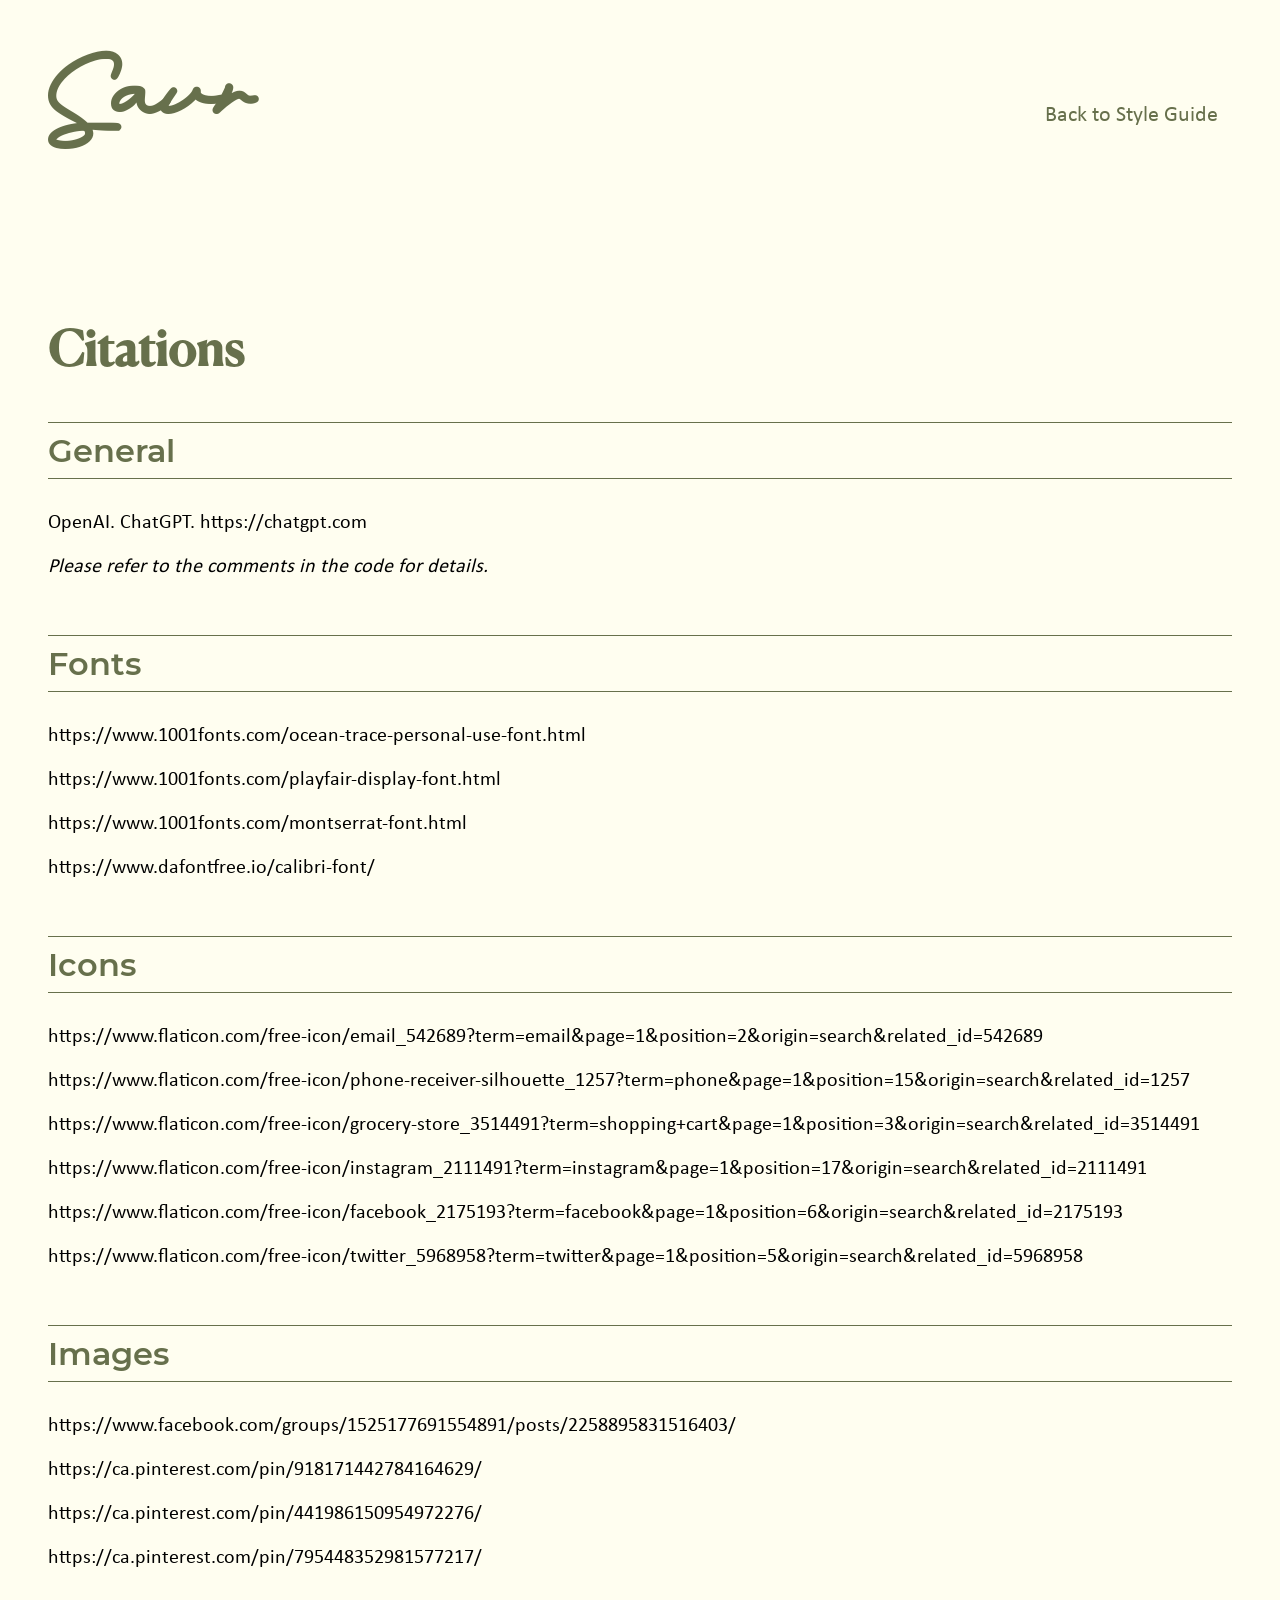
<file: citations.html>
<!DOCTYPE html>

<html>

<head>
    <meta charset="utf-8">
    <meta name="viewport" content="width=device-width, initial-scale=1.0">

    <title>Product Listing</title>

    <link href="css/main.css" rel="stylesheet">
    <link href="css/fonts.css" rel="stylesheet">
    <link href="css/layout.css" rel="stylesheet">

</head>

<body>
    <Header>
        <nav class="header_bar">
            <a class="header_logo" href="#">
                <h1>Savr</h1>
            </a>

            <div class="header_nav_bar">
                <a class="header_nav_bar_item other_font" href="index.html">Back to Style Guide</a>
            </div>
        </nav>
    </Header>

    <section id="citations">
        <h2>Citations</h2>

        <div class="element">
            <h3>General</h3>
        </div>

        <div class="element_detail">
            <p>OpenAI. ChatGPT. https://chatgpt.com</p>
            <p><i>Please refer to the comments in the code for details.</i></p>
        </div>


        <div class="element">
            <h3>Fonts</h3>
        </div>

        <div class="element_detail">
            <p>https://www.1001fonts.com/ocean-trace-personal-use-font.html</p>
            <p>https://www.1001fonts.com/playfair-display-font.html</p>
            <p>
                https://www.1001fonts.com/montserrat-font.html
            </p>
            <p>https://www.dafontfree.io/calibri-font/</p>
        </div>

        <div class="element">
            <h3>Icons</h3>
        </div>

        <div class="element_detail">

            <p>https://www.flaticon.com/free-icon/email_542689?term=email&page=1&position=2&origin=search&related_id=542689
            </p>
            <p>https://www.flaticon.com/free-icon/phone-receiver-silhouette_1257?term=phone&page=1&position=15&origin=search&related_id=1257
            </p>
            <p> https://www.flaticon.com/free-icon/grocery-store_3514491?term=shopping+cart&page=1&position=3&origin=search&related_id=3514491
            </p>
            <p>https://www.flaticon.com/free-icon/instagram_2111491?term=instagram&page=1&position=17&origin=search&related_id=2111491
            </p>
            <p>https://www.flaticon.com/free-icon/facebook_2175193?term=facebook&page=1&position=6&origin=search&related_id=2175193
            </p>
            <p>https://www.flaticon.com/free-icon/twitter_5968958?term=twitter&page=1&position=5&origin=search&related_id=5968958
            </p>
        </div>

        <div class="element">
            <h3>Images</h3>
        </div>

        <div class="element_detail">
            <p>https://www.facebook.com/groups/1525177691554891/posts/2258895831516403/</p>
            <p>https://ca.pinterest.com/pin/918171442784164629/</p>
            <p>
                https://ca.pinterest.com/pin/441986150954972276/
            </p>
            <p>https://ca.pinterest.com/pin/795448352981577217/</p>
        </div>

    </section>


</body>

</html>
</file>
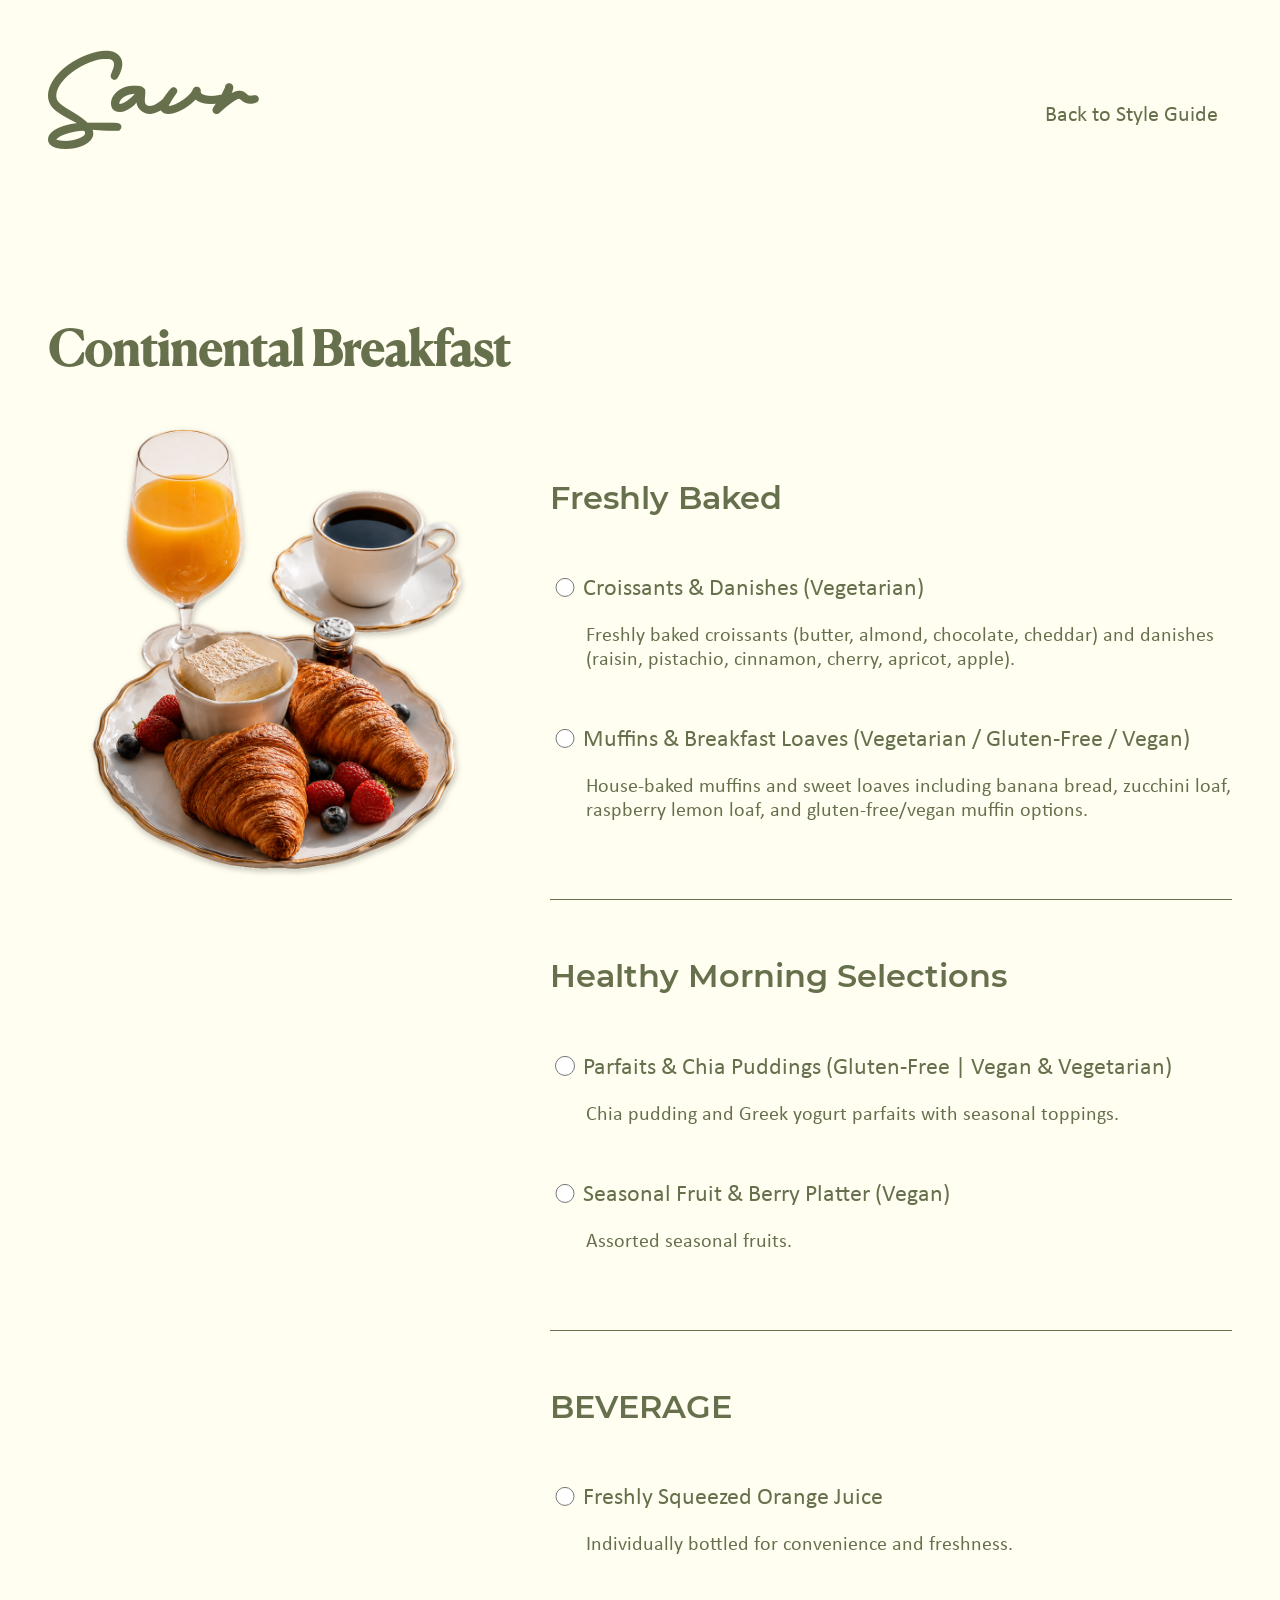
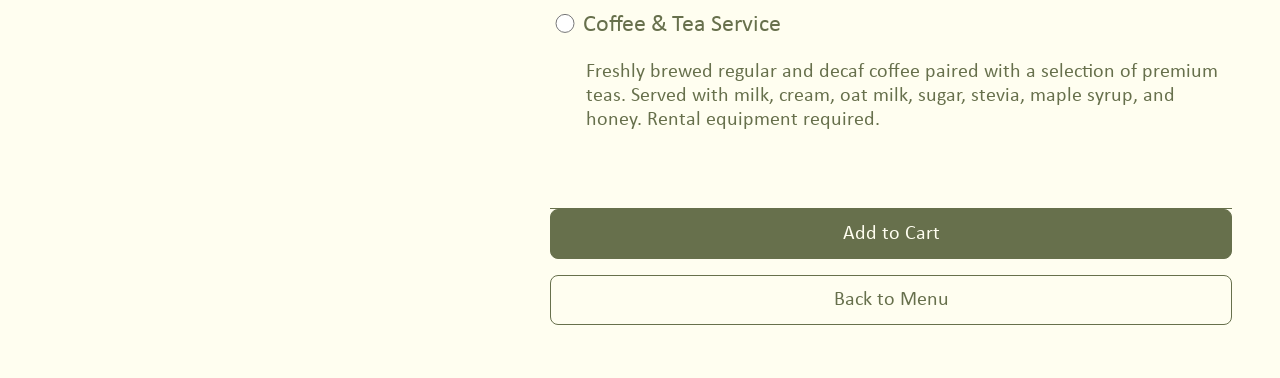
<file: product_detail_breakfast.html>
<!DOCTYPE html>

<html>

<head>
    <meta charset="utf-8">
    <meta name="viewport" content="width=device-width, initial-scale=1.0" />

    <title>Product Listing</title>

    <link href="css/main.css" rel="stylesheet">
    <link href="css/fonts.css" rel="stylesheet">
    <link href="css/layout.css" rel="stylesheet">

</head>

<body>
    <Header>
        <nav class="header_bar">
            <a class="header_logo" href="#">
                <h1>Savr</h1>
            </a>

            <div class="header_nav_bar">
                <a class="header_nav_bar_item other_font" href="index.html">Back to Style Guide</a>
            </div>
        </nav>
    </Header>

    <section id="continental_breakfast_detail">

        <h2>Continental Breakfast</h2>

        <div class="product_detail_grid">
            <div class="product_detail_image">
                <img src="img/CONTINENTAL_BREAKFAST.png" alt="CONTINENTAL BREAKFAST">
            </div>

            <div class="product_info">
                <h3>Freshly Baked</h3>
                <div class="product_options other_font">

                    <div class="radio_group">
                        <div class="radio_group_titile">
                            <input type="radio" name="group1" id="croissants_danishes" value="croissants_danishes">
                            <label for="croissants_danishes">Croissants & Danishes (Vegetarian)</label><br>
                        </div>
                        <div class="radio_group_detail">
                            <p>Freshly baked croissants (butter, almond, chocolate, cheddar) and danishes (raisin,
                                pistachio, cinnamon, cherry, apricot, apple).</p>
                        </div>
                    </div>

                    <div class="radio_group">
                        <div class="radio_group_titile">
                            <input type="radio" name="group1" id="muffins_loaves" value="muffins_loaves">
                            <label for="muffins_loaves">Muffins & Breakfast Loaves (Vegetarian / Gluten-Free /
                                Vegan)</label>
                        </div>
                        <div class="radio_group_detail">
                            <p>House-baked muffins and sweet loaves including banana bread, zucchini loaf, raspberry
                                lemon loaf, and gluten-free/vegan muffin options.</p>
                        </div>
                    </div>
                </div>

                <h3>Healthy Morning Selections</h3>

                <div class="product_options other_font">

                    <div class="radio_group">
                        <div class="radio_group_titile">
                            <input type="radio" name="group2" id="pudding" value="pudding">
                            <label for="pudding">Parfaits & Chia Puddings (Gluten-Free | Vegan &
                                Vegetarian)</label><br>
                        </div>
                        <div class="radio_group_detail">
                            <p>Chia pudding and Greek yogurt parfaits with seasonal toppings.</p>
                        </div>
                    </div>

                    <div class="radio_group">
                        <div class="radio_group_titile">
                            <input type="radio" name="group2" id="berry" value="berry">
                            <label for="berry">Seasonal Fruit & Berry Platter (Vegan)</label>
                        </div>
                        <div class="radio_group_detail">
                            <p>Assorted seasonal fruits.</p>
                        </div>
                    </div>
                </div>



                <h3>BEVERAGE</h3>

                <div class="product_options other_font">

                    <div class="radio_group">
                        <div class="radio_group_titile">
                            <input type="radio" name="group3" id="juice" value="juice">
                            <label for="juice">Freshly Squeezed Orange Juice</label><br>
                        </div>
                        <div class="radio_group_detail">
                            <p> Individually bottled for convenience and freshness.</p>
                        </div>
                    </div>

                    <div class="radio_group">
                        <div class="radio_group_titile">
                            <input type="radio" name="group3" id="coffee" value="coffee">
                            <label for="coffee">Coffee & Tea Service</label>
                        </div>
                        <div class="radio_group_detail">
                            <p>Freshly brewed regular and decaf coffee paired with a selection of premium teas.
                                Served with milk, cream, oat milk, sugar, stevia, maple syrup,
                                and honey. Rental equipment required.</p>
                        </div>
                    </div>
                </div>

                <div class="cart_buttons button_group other_font">
                    <div class="cart_button_group">
                        <a href="cart.html" class="primary_button">Add to Cart</a>
                    </div>

                    <div class="cart_button_group">
                        <a href="product_listing.html" class="secondary_button">Back to Menu</a>
                    </div>


                </div>

            </div>

        </div>

    </section>

</body>

</html>
</file>
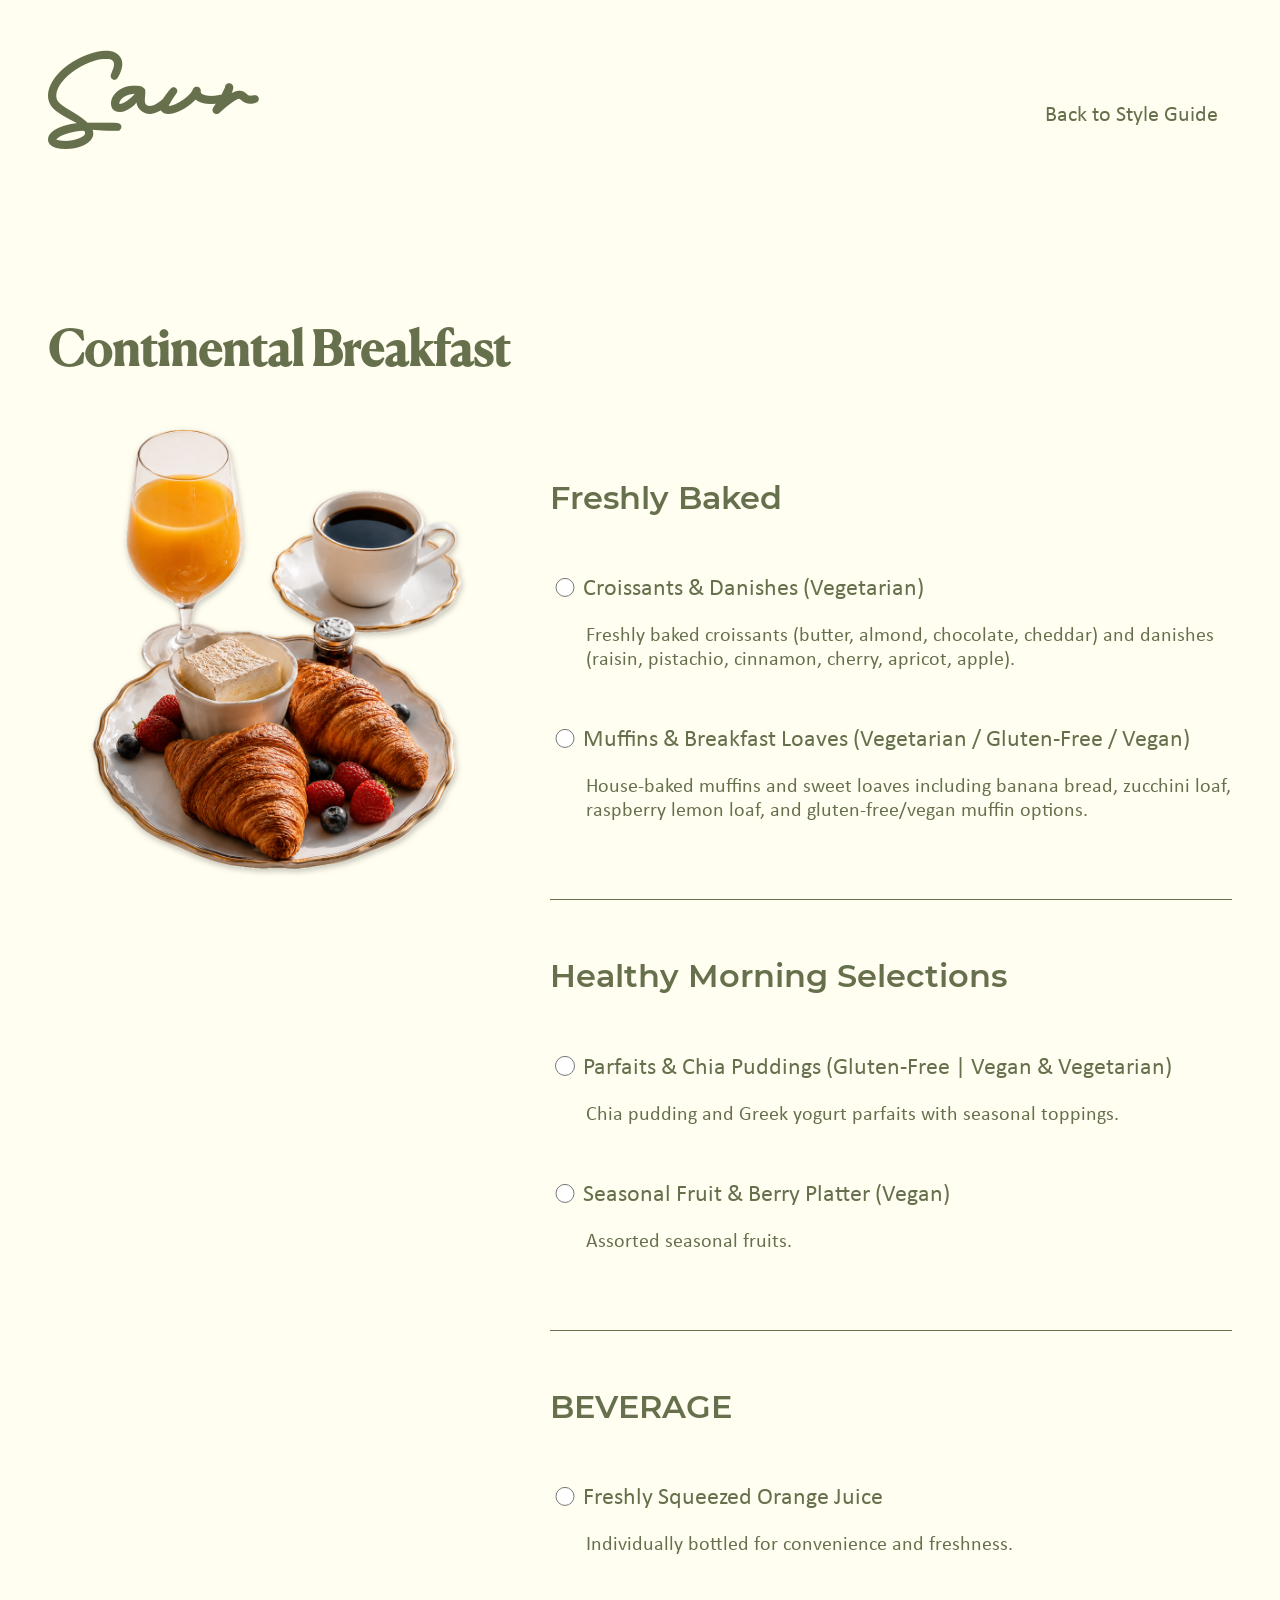
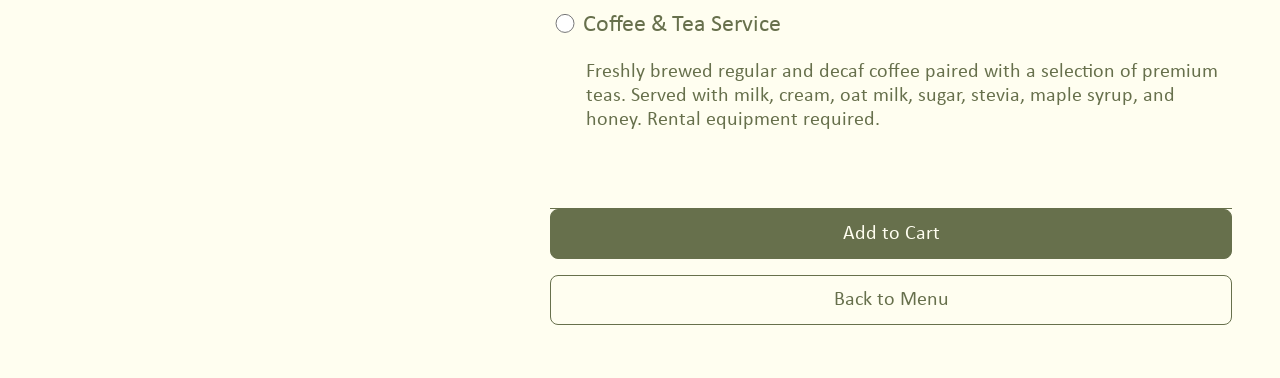
<file: product_detail_continental_breakfast.html>
<!DOCTYPE html>

<html>

<head>
    <meta charset="utf-8">
    <meta name="viewport" content="width=device-width, initial-scale=1.0">

    <title>Product Listing</title>

    <link href="css/main.css" rel="stylesheet">
    <link href="css/fonts.css" rel="stylesheet">
    <link href="css/layout.css" rel="stylesheet">

</head>

<body>
    <Header>
        <nav class="header_bar">
            <a class="header_logo" href="#">
                <h1>Savr</h1>
            </a>

            <div class="header_nav_bar">
                <a class="header_nav_bar_item other_font" href="index.html">Back to Style Guide</a>
            </div>
        </nav>
    </Header>

    <section id="continental_breakfast_detail">

        <h2>Continental Breakfast</h2>

        <div class="product_detail_grid">
            <div class="product_detail_image">
                <img src="img/CONTINENTAL_BREAKFAST.png" alt="CONTINENTAL BREAKFAST">
            </div>

            <div class="product_info">
                <h3>Freshly Baked</h3>
                <div class="product_options other_font">

                    <div class="radio_group">
                        <div class="radio_group_titile">
                            <input type="radio" name="group1" id="croissants_danishes" value="croissants_danishes">
                            <label for="croissants_danishes">Croissants & Danishes (Vegetarian)</label><br>
                        </div>
                        <div class="radio_group_detail">
                            <p>Freshly baked croissants (butter, almond, chocolate, cheddar) and danishes (raisin,
                                pistachio, cinnamon, cherry, apricot, apple).</p>
                        </div>
                    </div>

                    <div class="radio_group">
                        <div class="radio_group_titile">
                            <input type="radio" name="group1" id="muffins_loaves" value="muffins_loaves">
                            <label for="muffins_loaves">Muffins & Breakfast Loaves (Vegetarian / Gluten-Free /
                                Vegan)</label>
                        </div>
                        <div class="radio_group_detail">
                            <p>House-baked muffins and sweet loaves including banana bread, zucchini loaf, raspberry
                                lemon loaf, and gluten-free/vegan muffin options.</p>
                        </div>
                    </div>
                </div>

                <h3>Healthy Morning Selections</h3>

                <div class="product_options other_font">

                    <div class="radio_group">
                        <div class="radio_group_titile">
                            <input type="radio" name="group2" id="pudding" value="pudding">
                            <label for="pudding">Parfaits & Chia Puddings (Gluten-Free | Vegan &
                                Vegetarian)</label><br>
                        </div>
                        <div class="radio_group_detail">
                            <p>Chia pudding and Greek yogurt parfaits with seasonal toppings.</p>
                        </div>
                    </div>

                    <div class="radio_group">
                        <div class="radio_group_titile">
                            <input type="radio" name="group2" id="berry" value="berry">
                            <label for="berry">Seasonal Fruit & Berry Platter (Vegan)</label>
                        </div>
                        <div class="radio_group_detail">
                            <p>Assorted seasonal fruits.</p>
                        </div>
                    </div>
                </div>



                <h3>BEVERAGE</h3>

                <div class="product_options other_font">

                    <div class="radio_group">
                        <div class="radio_group_titile">
                            <input type="radio" name="group3" id="juice" value="juice">
                            <label for="juice">Freshly Squeezed Orange Juice</label><br>
                        </div>
                        <div class="radio_group_detail">
                            <p> Individually bottled for convenience and freshness.</p>
                        </div>
                    </div>

                    <div class="radio_group">
                        <div class="radio_group_titile">
                            <input type="radio" name="group3" id="coffee" value="coffee">
                            <label for="coffee">Coffee & Tea Service</label>
                        </div>
                        <div class="radio_group_detail">
                            <p>Freshly brewed regular and decaf coffee paired with a selection of premium teas.
                                Served with milk, cream, oat milk, sugar, stevia, maple syrup,
                                and honey. Rental equipment required.</p>
                        </div>
                    </div>
                </div>

                <div class="cart_buttons button_group other_font">
                    <div class="cart_button_group">
                        <a href="cart.html" class="primary_button">Add to Cart</a>
                    </div>

                    <div class="cart_button_group">
                        <a href="product_listing.html" class="secondary_button">Back to Menu</a>
                    </div>


                </div>

            </div>

        </div>

    </section>

</body>

</html>
</file>
<file: css/main.css>
body {
    background: #FFFEF0;
    margin-left: 3rem;
    margin-right: 3rem;
    margin-bottom: 3rem;
    margin-top: 0;
}

/*
----------------------------------- Fonts ---------------------------
*/

h1 {
    font-size: 5rem;
    font-family: "OceanTrace";
    color: #67704C;

    margin-top: 0;
}

h2 {
    font-size: 3rem;
    font-family: "Canela";
    color: #67704C;
}

h3 {
    font-size: 2rem;
    font-family: "Montserrat";
    color: #67704C;
    margin-top: 0.5rem;
    margin-bottom: 0.5rem;
}

h4 {
    font-size: 1.5rem;
    font-family: "Calibri_bold";
    color: #67704C;
}

p {
    font-family: "Calibri_regular";
    font-size: 1.25rem;
}

.other_font {
    font-family: "Calibri_regular";
}

/*
------------------------------- Section & Elements ---------------------------
*/

section {
    margin: 3rem 0;
    padding: 0.3rem 0;

}

.element {
    border-top: 0.08rem solid #67704C;
    border-bottom: 0.08rem solid #67704C;
}

.element_detail {
    margin-top: 2rem;
    margin-bottom: 3.5rem;
}

.code {
    background: #ffffff;
    padding-bottom: 0.5rem;
    margin-bottom: 2rem;
}

/*
------------------------- Fonts & Heading & Paragraph ----------------------------
*/

.text_element_grid {
    display: flex;
    gap: 2rem;
}

.text_element_grid>div {
    flex: 1;
}

/*
----------------------- Color Palette ----------------------------------
*/

.color_grid {
    display: flex;
    gap: 2rem;
}

.color_grid>div {
    flex: 1;
}

.color_1 {
    padding: 0.6rem;
    background: #FFFEF0;
    border: 0.1rem solid #67704C;
}

.color_2 {
    padding: 0.6rem;
    background: #67704C;
}

.color_3 {
    padding: 0.6rem;
    background: #C5C35F;
}

.color_2 h3 {
    color: #C5C35F;
}

/*
---------------------------- Potential Icons -------------------------
*/

.icon_grid {
    display: flex;
    flex-direction: column;
    gap: 2rem;
}

.icon_grid a {
    text-decoration: none;
}

.icon_grid img {
    width: 3rem;
    height: 3rem;
}

.icon_grid img.email_icon {
    width: 3.25rem;
    height: 2.5rem;
}

.icon_row_1,
.icon_row_2 {
    display: flex;
    gap: 2rem;
    align-items: flex-end;
    padding: 0.75rem 0.75rem;
}

.icon_row_2 {
    background: #67704C;
    width: fit-content;
}

/*
---------------------------- Potential Icons -------------------------
*/

.images_row_1{
    display: flex;
    flex-direction: row;
    gap: 1rem;
}

.images_row_1 img {
    width: 100%;
}

/*
----------------------------- Header & Navigation -----------------------------
*/

.header_bar {
    display: flex;
    justify-content: space-between;
    align-items: center;
}

.header_logo {
    text-decoration: none;
    margin-top: 2.2rem;
}

.header_nav_bar_item {
    font-size: 1.4rem;
    color: #67704C;
    text-decoration: none;

    padding: 0.2rem 0.9rem;
    border-right: 0.1rem solid #C5C35F;
}

.header_nav_bar_item:last-child {
    border-right: none;
}

.header_nav_bar_item:hover {
    font-weight: bold;
    color: #C5C35F;
    text-decoration: none;

    transition: 0.3s;
}

/*
--------------------------- In-Text Link ------------------------------
*/

.in_text_link {
    color: #C5C35F;
    font-weight: bold;
}

.in_text_link:hover {
    color: #67704C;
}

/*
------------------------- Button -------------------------
*/

.primary_button {
    display: flex;
    justify-content: center;

    font-size: 1.25rem;
    color: #FFFEF0;
    text-decoration: none;

    padding: 0.75rem;
    border: 0.1rem solid;
    border-radius: 0.5rem;
    border-color: #67704C;
    background-color: #67704C;
}

.primary_button:hover {
    color: #FFFEF0;
    text-decoration: none;

    border-color: #C5C35F;
    background-color: #C5C35F;
    transition: 0.3s;
}

.secondary_button {
    display: flex;
    justify-content: center;

    font-size: 1.25rem;
    color: #67704C;
    text-decoration: none;

    padding: 0.75rem;
    border: 0.1rem solid;
    border-radius: 0.5rem;
    border-color: #67704C;
}

.secondary_button:hover {
    color: #C5C35F;
    text-decoration: none;

    border-color: #C5C35F;
    background-color: #FFFEF0;
    transition: 0.3s;
}

.button_group {
    display: flex;
    flex-direction: column;
    gap: 1rem;
}

/*
--------------------------- Text Input Field -----------------------------
*/

.text_input_field_grid {
    font-size: 1rem;
    color: #67704C;

    display: flex;
    gap: 6rem;
}

.text_input_field_column_1,
.text_input_field_column_2 {
    width: 33%;
}

.form_group {
    margin-bottom: 2rem;

    display: flex;
    flex-direction: column;
    width: 100%;
}

.form_group input {
    width: 100%;
}

label {
    margin-bottom: 0.2rem;
}

input[type="text"],
input[type="email"],
input[type="tel"] {
    border: 0.08rem solid #67704C;
    border-radius: 0.5rem;
    font-size: 1.25rem;
    padding: 0.8rem;
}

input[type="text"]:focus,
input[type="email"]:focus,
input[type="tel"]:focus {
    outline: none;
    border: 0.1rem solid #C5C35F;
    box-shadow: 0 0 5px rgba(197, 195, 95, 0.5);
}

input::placeholder {
    color: #CECECE;
}

.payment_merge {
    display: flex;
    gap: 0.5rem;
}

.payment_merge .form_group {
    flex: 1;
}

/*
------------------------------------ Radio Button ------------------------------------------
*/



.radio_group_title {
    display: flex;
    align-items: center;
    gap: 0.5rem;
}

.radio_group_detail {
    margin-left: 2.25rem;
}

.product_options {
    font-size: 1.5rem;
    color: #67704C;
    display: flex;
    flex-direction: column;
    gap: 1rem;
}

.produc_options_detail {
    margin-top: 1rem;
    margin-bottom: 2rem;
}

.product_options input[type="radio"] {
    width: 1.2rem;
    height: 1.2rem;
    transform: translateY(10%);
}


/*
------------------------------------ An Image As A Link ------------------------------------------
*/


/*
This code is created with asistance from ChatGPT.
Promt: How to make a 2 columns layout using CSS?
*/
.product_list_grid {
    display: grid;
    grid-template-columns: repeat(2, 1fr);

    /*
--------------------------------------------------
*/

}

.product_card {
    display: flex;
    flex-direction: row;
    align-items: center;
    gap: 2rem;
    text-decoration: none;

    padding: 1rem;
}

.product_card_img img {
    width: 15rem;
}

.product_card_text p {
    color: #67704C;
}

.card_text {

    border-right: 0.05rem solid #67704C;
    border-bottom: 0.05rem solid #67704C;

}

.card_text:nth-child(2n) {
    border-right: none;
}

.card_text:nth-last-child(-n + 2) {
    border-bottom: none;
}


.card_text:hover {
    transform: scale(1.03);
    border: #FFFEF0;
    transition: 0.3s;
}

.product_card {
    border-radius: 0.5rem;
}

.product_card:hover {
    background: #C5C35F;
    transition: 0.3s;
}


/*
----------------------------------------------------- Product Detail ----------------------------------------------------
*/

.product_detail_grid {
    display: flex;
    flex-direction: row;
    gap: 3rem;
}

.product_detail_image {
    flex: 40%;
}

.product_info {
    flex: 60%;
}

.product_detail_image img {
    width:100%;
    max-width: 35rem;
    position: sticky;
    top: 2rem;
}

.product_info h3 {
    padding-bottom: 2rem;
    padding-top: 3rem;
}

.radio_group_titile {
    padding-top: 1rem;
}

.product_options {
    padding-bottom: 3.5rem;
    border-bottom: 0.05rem solid #67704C;
}

/*
This code is created with asistance from ChatGPT.
Promt: How to remove the border-bottom for the last item using CSS?
*/
.product_options:last-of-type {
    border-bottom: none;
}

/*
----------------------------------------------------------------------
*/

.radio_group:hover {

    transform: scale(1.03);
    transition: 0.3s;
}

/*
This code is created with asistance from ChatGPT.
Promt: How to change to color for a radip button after it is selected using CSS?
*/
.radio_group:has(input:checked) {
    background: #C5C35F;
    border-radius: 0.5rem;
}

/*
---------------------------------------------------------------------------------
*/


/*
----------------------------------------------------- Cart ----------------------------------------------------
*/

.cart_grid{
    display: flex;
    flex-direction: row;
    gap: 2rem;
}

.cart_column_1{
    flex:70%;

    display:flex;
    flex-direction:column;
    gap:1.5rem;
}

.cart_column_2{
    flex:30%;
    padding:1rem;


    position:sticky;
    top:0;
    align-self: flex-start;
}

.individual_item_grid{
    display:flex;
    flex-direction:row;
    gap:1rem;

    padding-bottom: 1.5rem;
    border-bottom: 0.05rem solid #67704C;
}

.individual_item_grid:last-of-type {
    border-bottom: none;
}

.individual_item_img{
    flex:40%;
}

.individual_item_img img{
    width:70%;
}

.individual_item_detail{
    flex:60%;
}

.individual_item_detail a{
    text-decoration: none;
    color:#67704C;
}

.cart_count{
    padding-top:2rem;
    padding-bottom:2rem;
}

.cart_button{
    display:flex;
    flex-direction: column;
    gap:1rem;
}
</file>
<file: css/fonts.css>
@font-face {
    font-family: "OceanTrace";
    src: url("../fonts/OceanTrace.ttf") format("truetype");
}

@font-face {
    font-family: "Canela";
    src: url("../fonts/Canela_Medium.otf") format("truetype");
}

@font-face {
    font-family: "Montserrat";
    src: url("../fonts/Montserrat_SemiBold.ttf") format("truetype");
}

@font-face {
    font-family: "Calibri_bold";
    src: url("../fonts/calibri-bold.ttf") format("truetype");
}

@font-face {
    font-family: "Calibri_regular";
    src: url("../fonts/calibri-regular.ttf") format("truetype");
}
</file>
<file: css/layout.css>
/* Apply the border-box model to all elements on the page */
*,
*::after,
*::before {
    box-sizing: border-box;
}



/* Tablet Layout (screen width less than 992px) -----------------------------*/
@media (max-width: 992px) {

    /* --------------------- Layout Grids (General Structure) --------------------- */

    .text_element_grid,
    .color_grid,
    .text_input_field_grid,
    .product_list_grid,
    .product_card,
    .product_card_text,
    .product_detail_grid,
    .product_detail_image {
        display: flex;
        flex-direction: column;
    }

    .text_element_grid {
        gap: 0;
    }

    .color_grid,
    .text_input_field_grid {
        gap: 1.25rem;
    }

    /* --------------------- Product listing --------------------- */

    .product_list_grid {
        gap: 0;
        border-right: none;
    }

    .card_text {
        border-right: none;
    }

    .product_card_text {
        align-items: center;
        text-align: center;
    }

    .product_card:hover {
        padding-top: 2.5rem;
    }

    /* --------------------- Product Detail --------------------- */

    .product_detail_grid {
        gap: 3rem;
    }

    .product_detail_image {
        flex: 40%;
        align-items: center;
    }

    .product_info {
        flex: 60%;
    }

    .product_detail_image img {
        width: 100%;
        max-width: 25rem;
    }

    /* shrink h1 a bit on tablet so it doesn't dominate */
    h1 {
        font-size: 4rem;
    }

    /* --------------------- Form Columns --------------------- */

    .text_input_field_column_1,
    .text_input_field_column_2 {
        width: 100%;
    }

    /* --------------------- Potential Images --------------------- */

    .images_row_1 {
        flex-direction: column;
        align-items: center;
    }

    .images_row_1 img {
        max-width: 30rem;
        width: 80%;
    }

    /* --------------------- Cart --------------------- */

    .cart_grid {
        flex-direction: column;
    }

    .individual_item_img img {
        width: 100%;
        min-width: 16rem;
    }

    /* --------------------- Header & Navigation --------------------- */

    /* stack logo above nav links so they don't squish together */
    .header_bar {
        flex-direction: column;
        align-items: flex-start;
        gap: 0.5rem;
    }

    /* let nav items wrap onto a new line if there are too many */
    .header_nav_bar {
        display: flex;
        flex-wrap: wrap;
    }
}



/* Mobile Phone Layout (screen width less than 600px) -----------------------------*/
@media (max-width: 600px) {

    /* -------------------- Fonts & Headings & Paragraph --------------------- */

    .text_element_grid {
        display: flex;
        flex-direction: column;
        gap: 0;
    }

    /* ---------------------------------- Cart -------------------------------- */

    .cart_grid {
        flex-direction: column;
    }

    .cart_column_1,
    .cart_column_2 {
        flex: 100%;
        width: 100%;
    }

    .cart_column_2 {
        padding: 0;
    }

    .individual_item_grid {
        flex-direction: column;
    }

    .individual_item_grid:last-of-type {
        border-bottom: 0.05rem solid #67704C;
    }

    .individual_item_img {
        display: flex;
        flex-direction: column;
        align-items: center;
    }

    .individual_item_img img {
        width: 100%;
        max-width: 16rem;
    }

    /* tighter body margins so the page doesn't feel cramped on a phone */
    body {
        margin-left: 1rem;
        margin-right: 1rem;
        margin-bottom: 1.5rem;
    }

    /* scale headings down on phone */
    h1 {
        font-size: 3rem;
    }

    h2 {
        font-size: 2rem;
    }

    h3 {
        font-size: 1.5rem;
    }

    /* stop the product image from sticking when columns stack */
    .product_detail_image img {
        position: static;
        max-width: 100%;
        width: 100%;
    }

    /* --------------------- Header & Navigation --------------------- */

    /* shrink nav item font and padding so nothing spills off screen */
    .header_nav_bar_item {
        font-size: 1rem;
        padding: 0.2rem 0.5rem;
    }
}
</file>
